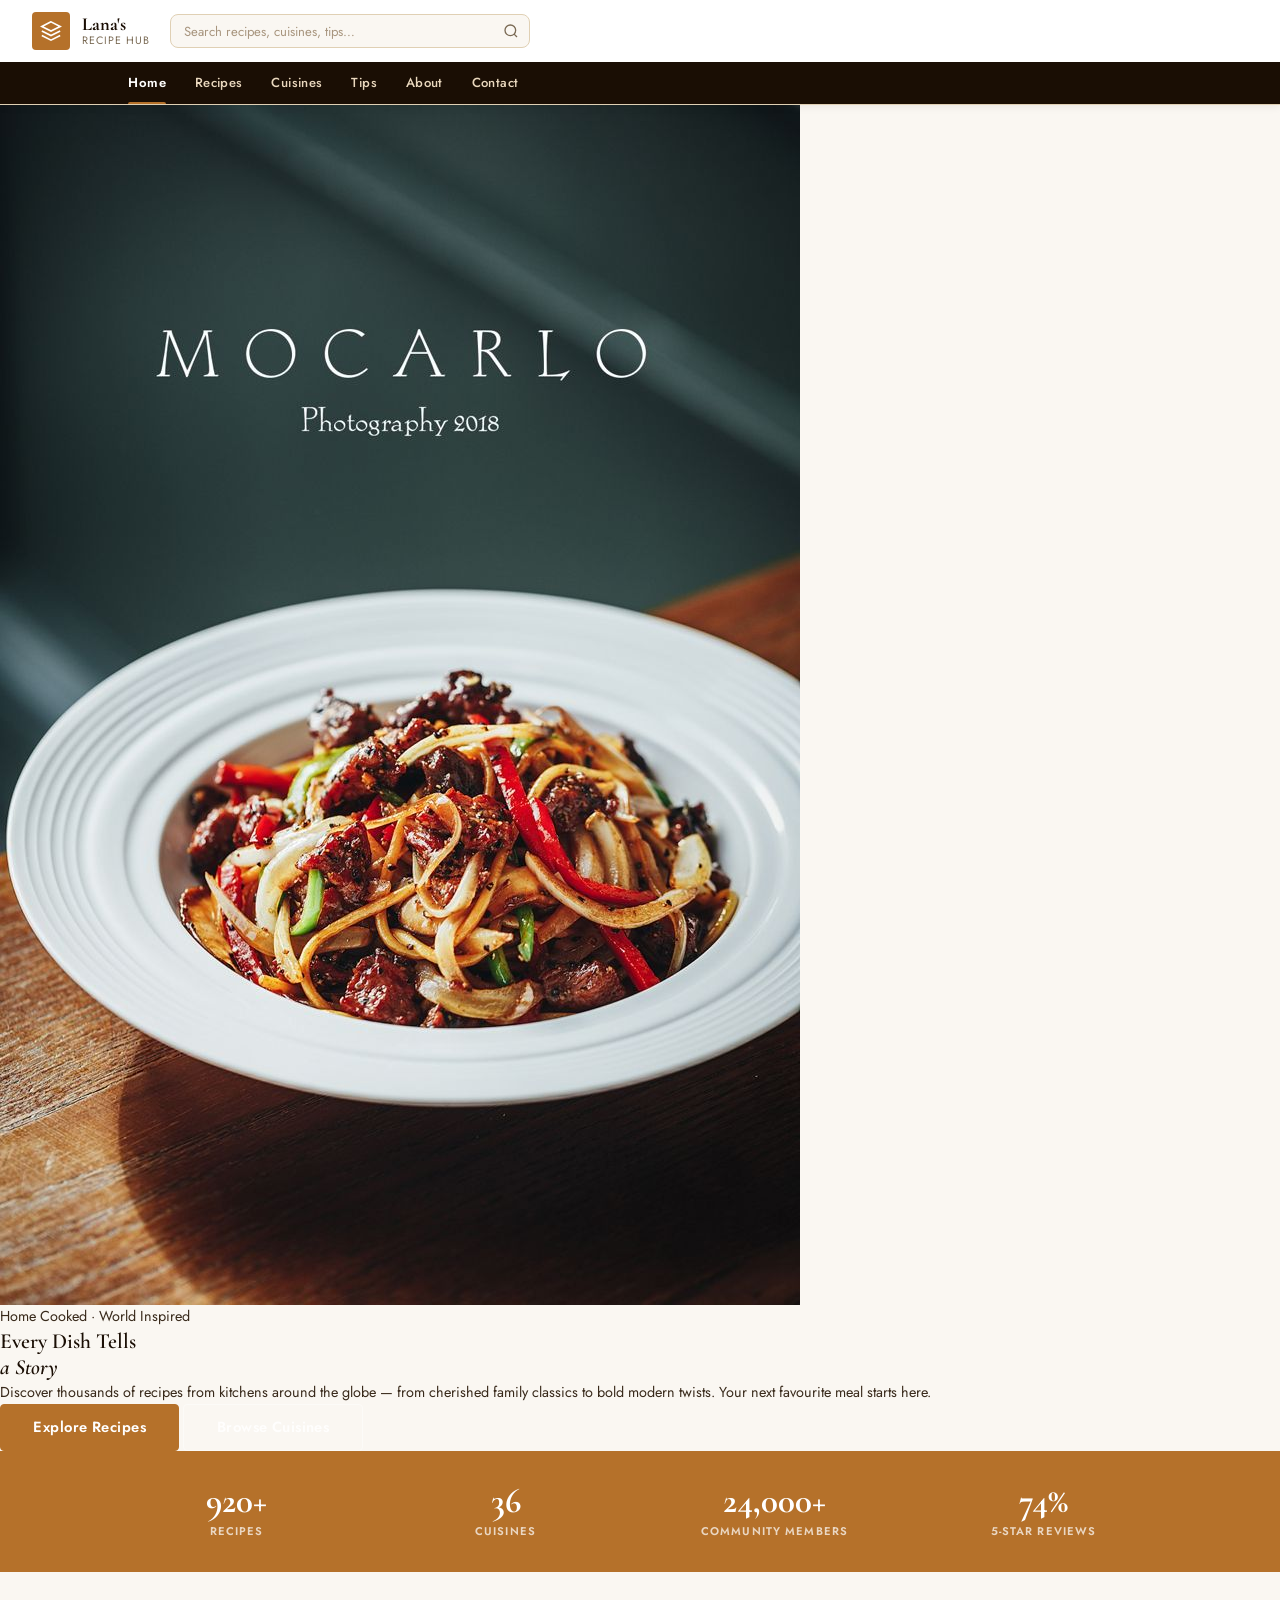
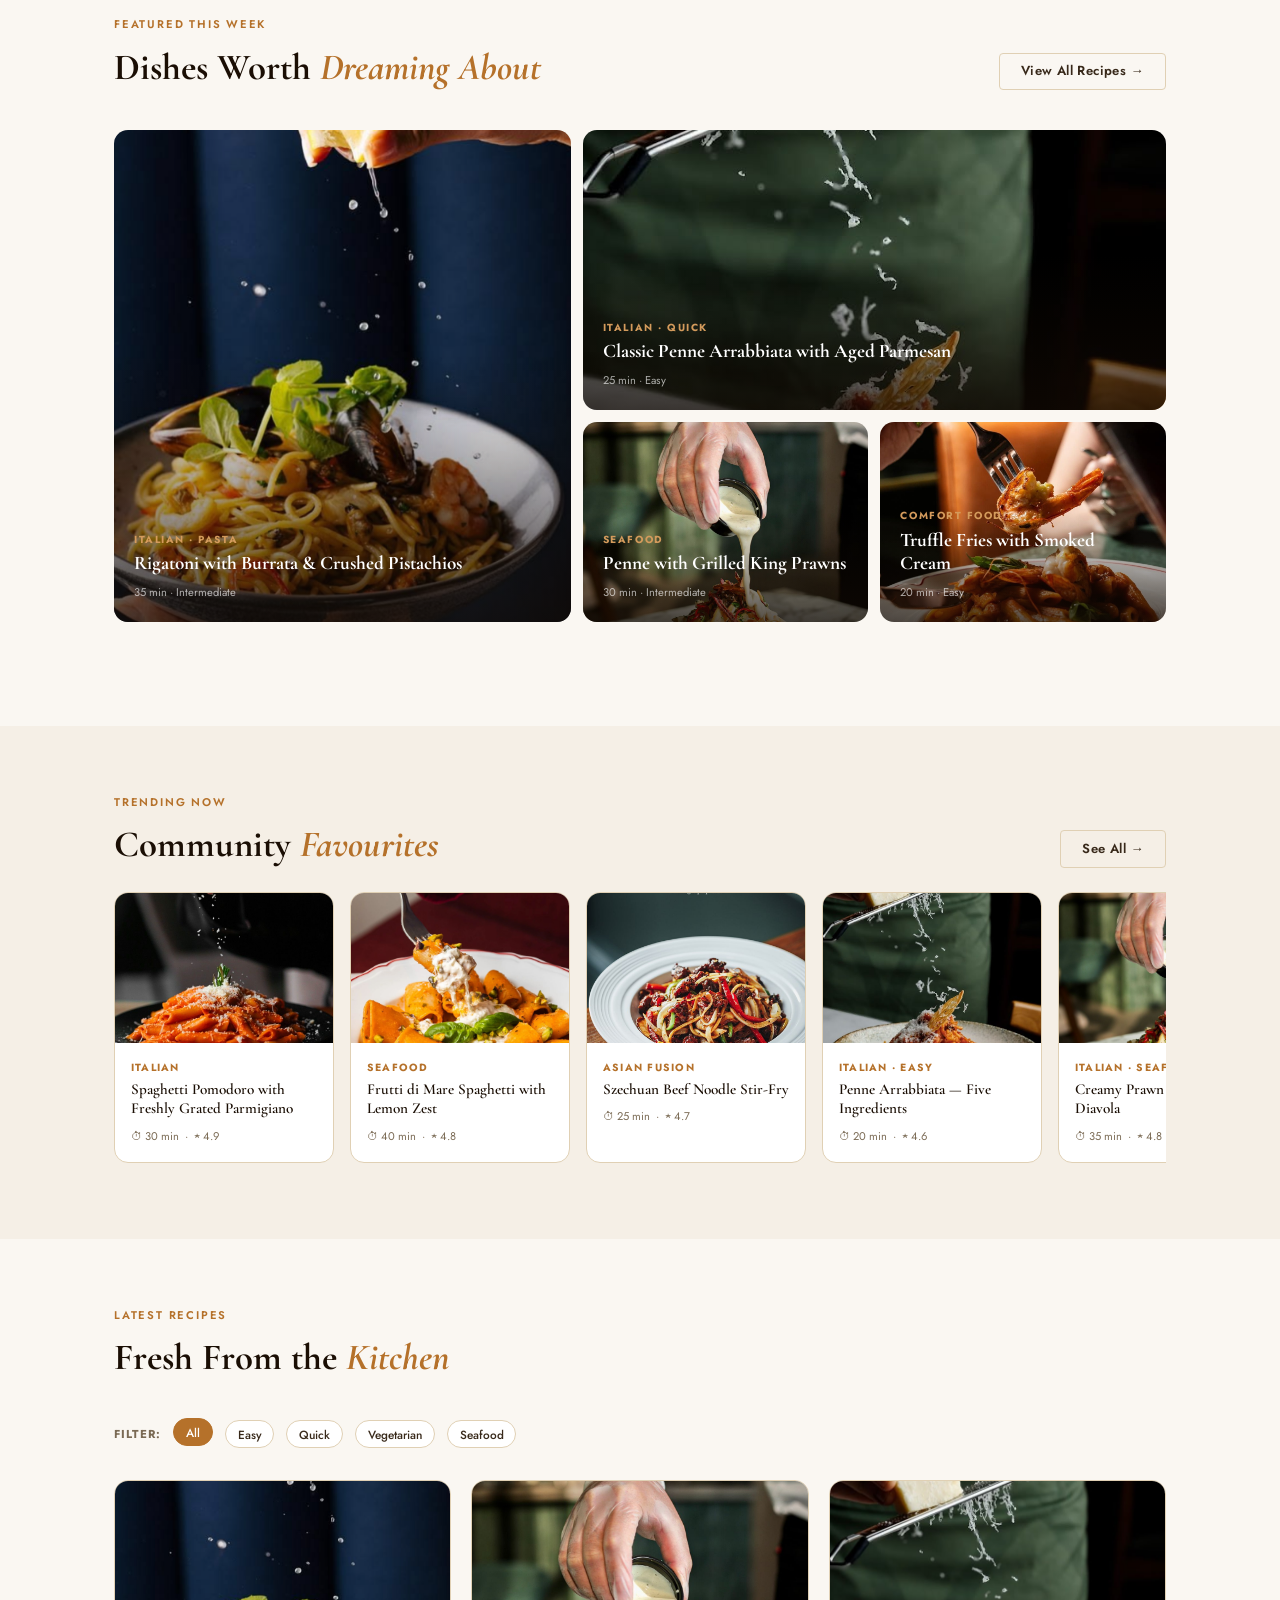
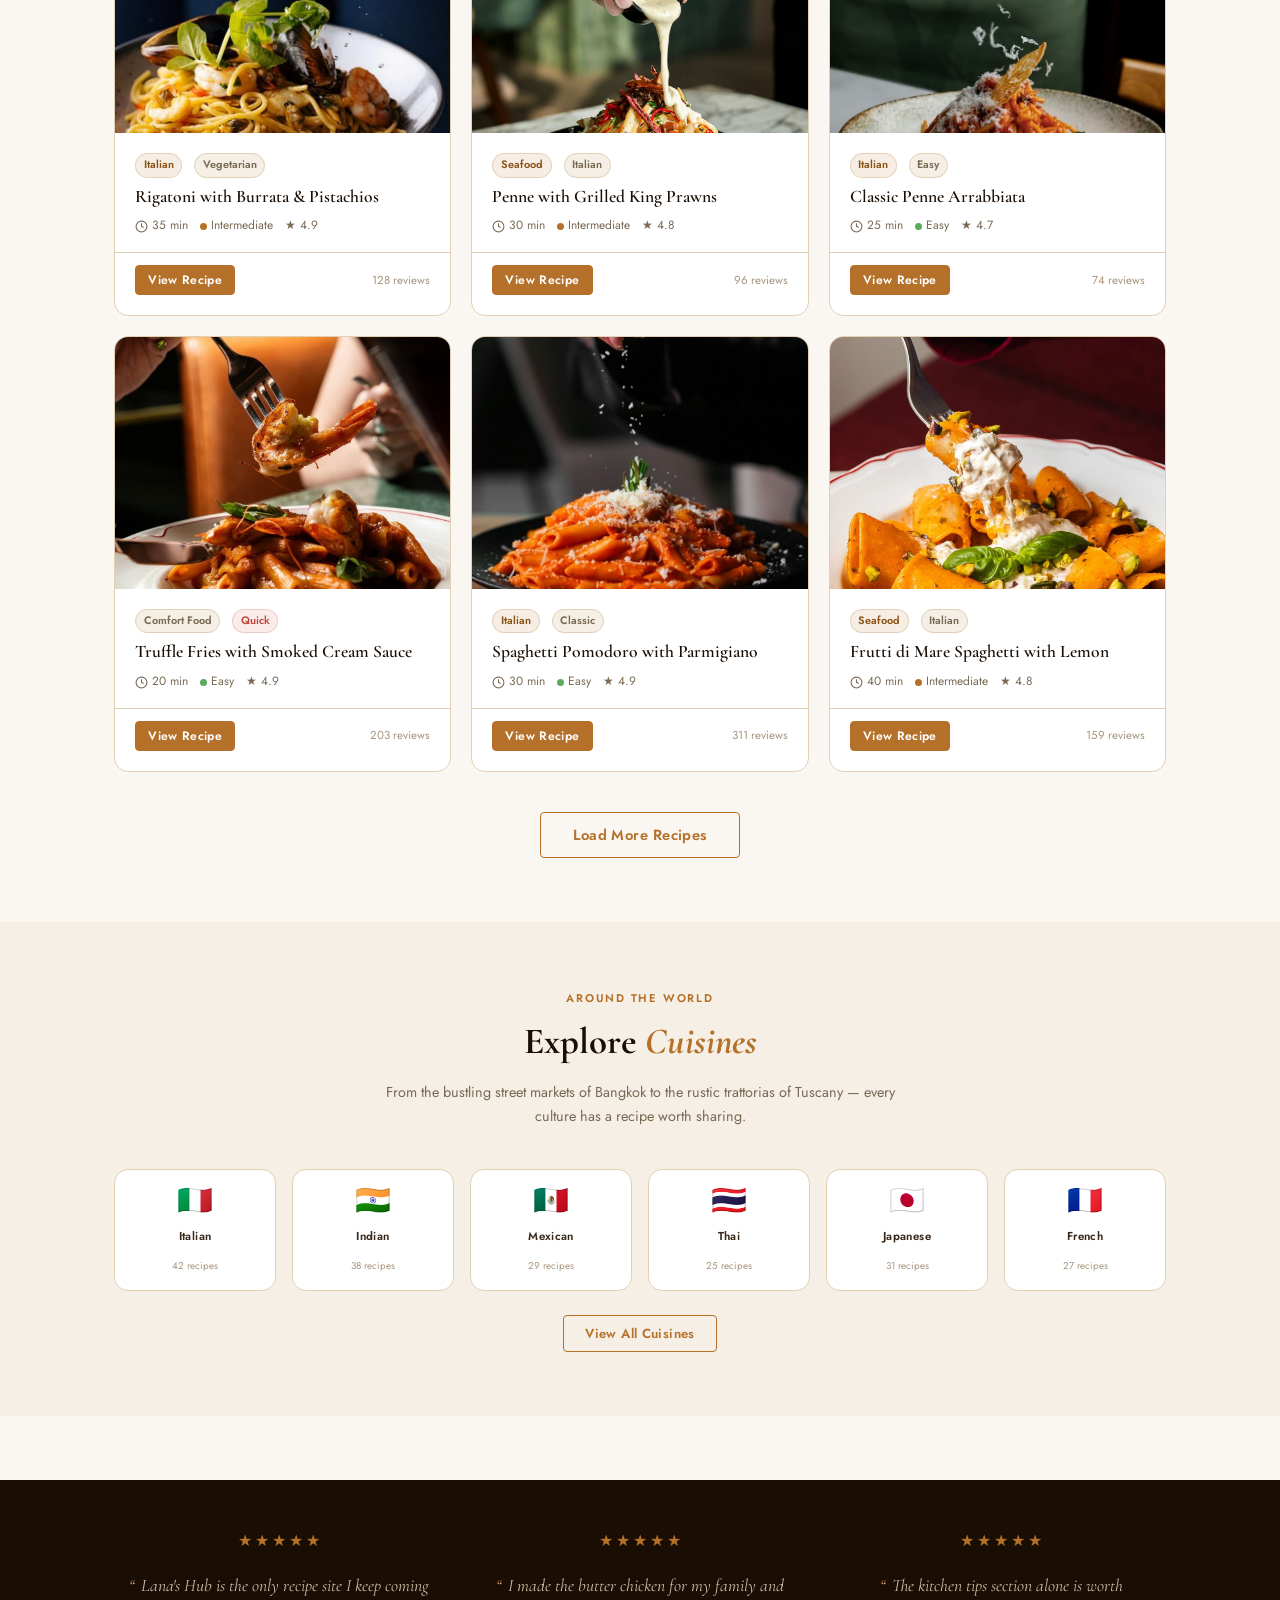
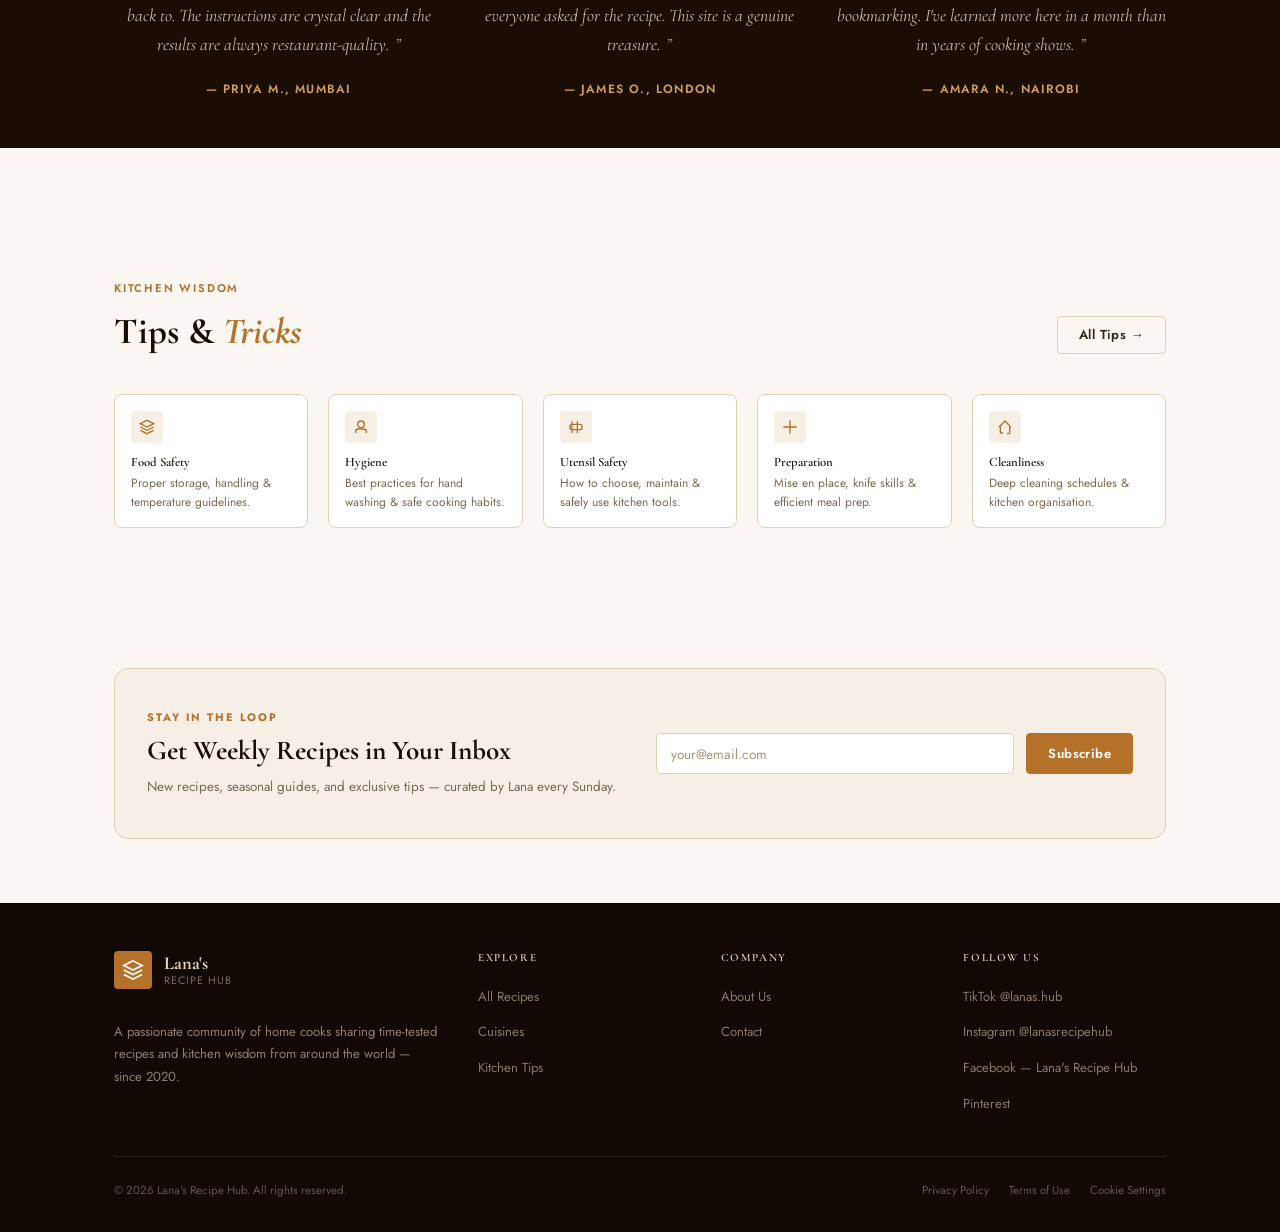
<file: index.html>
<!DOCTYPE html>
<html lang="en">
<head>
  <meta charset="UTF-8">
  <meta name="viewport" content="width=device-width, initial-scale=1.0">
  <title>Lana's Recipe Hub — Home Cooked, World Inspired</title>
  <meta name="description" content="Discover thousands of recipes from cuisines around the world. Cooking tips, reviews, and a vibrant community — all at Lana's Recipe Hub.">
  <link rel="stylesheet" href="style.css">
  <style>
    /* ── SCROLL REVEAL ─────────────────────────────────── */
    .reveal-ready {
      opacity: 0;
      transform: translateY(22px);
      transition: opacity 0.55s cubic-bezier(.4,0,.2,1), transform 0.55s cubic-bezier(.4,0,.2,1);
    }
    .reveal-ready.revealed {
      opacity: 1;
      transform: translateY(0);
    }

    /* ── BANNER ENHANCEMENTS ─────────────────────────────── */
    .banner__img-wrap {
      aspect-ratio: 21/9;
    }
    .banner__img-wrap img {
      object-position: center 40%;
    }

    /* ── FEATURED MOSAIC ───────────────────────────────── */
    .mosaic {
      display: grid;
      grid-template-columns: 1.6fr 1fr 1fr;
      grid-template-rows: 280px 200px;
      gap: 12px;
      margin-bottom: var(--sp-16);
    }
    .mosaic__item {
      border-radius: var(--r-lg);
      overflow: hidden;
      position: relative;
      cursor: pointer;
      background: var(--surface-alt);
    }
    .mosaic__item img {
      width: 100%; height: 100%;
      object-fit: cover;
      transition: transform 0.55s cubic-bezier(.4,0,.2,1);
    }
    .mosaic__item:hover img { transform: scale(1.07); }
    .mosaic__item--tall {
      grid-row: 1 / 3;
    }
    .mosaic__item--wide {
      grid-column: 2 / 4;
    }
    .mosaic__overlay {
      position: absolute; inset: 0;
      background: linear-gradient(to top, rgba(17,9,3,.72) 0%, transparent 55%);
      display: flex; flex-direction: column;
      justify-content: flex-end;
      padding: var(--sp-5);
    }
    .mosaic__tag {
      font-size: .64rem; font-weight: 700;
      letter-spacing: .15em; text-transform: uppercase;
      color: var(--primary-lt); margin-bottom: var(--sp-1);
    }
    .mosaic__title {
      font-family: var(--ff-display);
      font-size: clamp(.9rem, 1.6vw, 1.2rem);
      font-weight: 700; color: #fff;
      line-height: 1.2;
    }
    .mosaic__meta {
      font-size: .7rem; color: rgba(255,255,255,.65);
      margin-top: var(--sp-2);
    }

    /* ── CATEGORY PILLS ────────────────────────────────── */
    .category-pills {
      display: flex; flex-wrap: wrap; gap: var(--sp-3);
      margin-bottom: var(--sp-10);
    }
    .pill {
      display: inline-flex; align-items: center; gap: var(--sp-2);
      padding: .55em 1.2em;
      border: 1px solid var(--border);
      border-radius: 100px;
      font-size: .78rem; font-weight: 500;
      color: var(--text-body);
      background: var(--surface);
      cursor: pointer;
      transition: border-color var(--t-fast), color var(--t-fast),
                  background var(--t-fast), transform var(--t-fast);
      text-decoration: none;
    }
    .pill:hover, .pill.active {
      border-color: var(--primary);
      color: var(--primary);
      background: rgba(181,113,42,.06);
      transform: translateY(-2px);
    }
    .pill__dot {
      width: 7px; height: 7px; border-radius: 50%;
      background: var(--primary); flex-shrink: 0;
    }

    /* ── FILTER BAR ────────────────────────────────────── */
    .filter-bar {
      display: flex; align-items: center; gap: var(--sp-3);
      margin-bottom: var(--sp-8); flex-wrap: wrap;
    }
    .filter-bar__label {
      font-size: .72rem; font-weight: 700;
      letter-spacing: .1em; text-transform: uppercase;
      color: var(--text-muted); flex-shrink: 0;
    }
    .filter-bar .pill { padding: .38em 1em; font-size: .74rem; }
    .filter-bar .pill.active {
      background: var(--primary); color: #fff;
      border-color: var(--primary);
    }

    /* ── NEWSLETTER STRIP ──────────────────────────────── */
    .newsletter-strip {
      background: var(--surface-alt);
      border: 1px solid var(--border);
      border-radius: var(--r-lg);
      padding: var(--sp-10) var(--sp-8);
      display: flex; align-items: center;
      gap: var(--sp-8); flex-wrap: wrap;
      margin-block: var(--sp-16);
    }
    .newsletter-strip__text { flex: 1; min-width: 220px; }
    .newsletter-strip__eyebrow {
      font-size: .68rem; font-weight: 700;
      letter-spacing: .18em; text-transform: uppercase;
      color: var(--primary); margin-bottom: var(--sp-2);
    }
    .newsletter-strip__title {
      font-family: var(--ff-display);
      font-size: clamp(1.2rem, 2.5vw, 1.7rem);
      font-weight: 700; color: var(--text-h);
      margin-bottom: var(--sp-2);
    }
    .newsletter-strip__desc {
      font-size: .84rem; color: var(--text-muted); line-height: 1.65;
    }
    .newsletter-form {
      display: flex; gap: var(--sp-3); flex-wrap: wrap;
      flex: 1; min-width: 260px;
    }
    .newsletter-form input {
      flex: 1; min-width: 180px;
      padding: .68em 1em;
      border: 1px solid var(--border);
      border-radius: var(--r-sm);
      font-size: .85rem;
      background: var(--surface);
      color: var(--text-body);
      outline: none;
      transition: border-color var(--t-fast);
    }
    .newsletter-form input:focus { border-color: var(--primary); }
    .newsletter-form input::placeholder { color: var(--text-light); }

    /* ── TRENDING CAROUSEL ─────────────────────────────── */
    .trending-scroll {
      display: flex; gap: var(--sp-4);
      overflow-x: auto; padding-bottom: var(--sp-3);
      scrollbar-width: thin;
      scrollbar-color: var(--border) transparent;
      -webkit-overflow-scrolling: touch;
    }
    .trending-scroll::-webkit-scrollbar { height: 4px; }
    .trending-scroll::-webkit-scrollbar-track { background: transparent; }
    .trending-scroll::-webkit-scrollbar-thumb { background: var(--border); border-radius: 4px; }

    .trending-item {
      flex-shrink: 0; width: 220px;
      border-radius: var(--r-lg);
      overflow: hidden;
      border: 1px solid var(--border);
      background: var(--surface);
      transition: border-color var(--t-base), box-shadow var(--t-base), transform var(--t-base);
      cursor: pointer;
      text-decoration: none;
    }
    .trending-item:hover {
      border-color: var(--border-dk);
      box-shadow: var(--sh-md);
      transform: translateY(-4px);
    }
    .trending-item__img {
      width: 100%; height: 150px; overflow: hidden;
    }
    .trending-item__img img {
      width: 100%; height: 100%; object-fit: cover;
      transition: transform var(--t-slow);
    }
    .trending-item:hover .trending-item__img img { transform: scale(1.08); }
    .trending-item__body { padding: var(--sp-4); }
    .trending-item__tag {
      font-size: .65rem; font-weight: 700;
      letter-spacing: .12em; text-transform: uppercase;
      color: var(--primary); margin-bottom: var(--sp-1);
    }
    .trending-item__title {
      font-family: var(--ff-display);
      font-size: .95rem; font-weight: 600;
      color: var(--text-h); line-height: 1.3;
    }
    .trending-item__meta {
      font-size: .7rem; color: var(--text-muted);
      margin-top: var(--sp-2);
    }

    /* ── TESTIMONIAL BAND ──────────────────────────────── */
    .testimonial-band {
      background: var(--nav-bg);
      padding-block: var(--sp-12);
      margin-block: var(--sp-16);
    }
    .testimonial-band .container {
      display: grid; grid-template-columns: repeat(3, 1fr);
      gap: var(--sp-8);
    }
    .testimonial {
      text-align: center;
    }
    .testimonial__quote {
      font-family: var(--ff-display);
      font-size: clamp(.95rem, 1.4vw, 1.1rem);
      font-style: italic;
      color: rgba(234,216,190,.85);
      line-height: 1.7;
      margin-bottom: var(--sp-5);
    }
    .testimonial__quote::before { content: '\201C'; color: var(--primary-lt); margin-right: 2px; }
    .testimonial__quote::after  { content: '\201D'; color: var(--primary-lt); margin-left: 2px; }
    .testimonial__author {
      font-size: .75rem; font-weight: 600;
      letter-spacing: .1em; text-transform: uppercase;
      color: var(--primary-lt);
    }
    .testimonial__stars {
      display: flex; justify-content: center; gap: 3px;
      margin-bottom: var(--sp-4);
    }
    .testimonial__stars span { color: var(--primary); font-size: 1rem; }

    /* ── CUISINE PREVIEW STRIP ─────────────────────────── */
    .cuisine-strip {
      display: grid; grid-template-columns: repeat(6, 1fr);
      gap: var(--sp-4); margin-bottom: var(--sp-4);
    }
    .cuisine-pill {
      display: flex; flex-direction: column; align-items: center;
      gap: var(--sp-3); padding: var(--sp-4);
      border: 1px solid var(--border);
      border-radius: var(--r-lg);
      background: var(--surface);
      cursor: pointer; text-decoration: none;
      transition: border-color var(--t-base), transform var(--t-base), box-shadow var(--t-base);
    }
    .cuisine-pill:hover {
      border-color: var(--primary);
      transform: translateY(-3px);
      box-shadow: var(--sh-sm);
    }
    .cuisine-pill__flag {
      font-size: 1.8rem; line-height: 1;
    }
    .cuisine-pill__name {
      font-size: .72rem; font-weight: 600;
      color: var(--text-body); text-align: center;
      letter-spacing: .03em;
    }
    .cuisine-pill__count {
      font-size: .62rem; color: var(--text-light);
    }

    /* ── RESPONSIVE EXTRAS ─────────────────────────────── */
    @media (max-width: 900px) {
      .mosaic {
        grid-template-columns: 1fr 1fr;
        grid-template-rows: 220px 180px 180px;
      }
      .mosaic__item--tall {
        grid-row: 1 / 2;
        grid-column: 1 / 3;
      }
      .mosaic__item--wide {
        grid-column: 1 / 2;
      }
      .testimonial-band .container {
        grid-template-columns: 1fr;
        gap: var(--sp-6);
      }
      .cuisine-strip {
        grid-template-columns: repeat(3, 1fr);
      }
      .newsletter-strip { flex-direction: column; gap: var(--sp-6); }
    }

    @media (max-width: 620px) {
      .mosaic {
        grid-template-columns: 1fr;
        grid-template-rows: auto;
      }
      .mosaic__item { height: 200px; }
      .mosaic__item--tall, .mosaic__item--wide { grid-column: auto; grid-row: auto; }
      .category-pills { gap: var(--sp-2); }
      .cuisine-strip { grid-template-columns: repeat(3, 1fr); }
      .newsletter-strip { padding: var(--sp-6); }
    }
  </style>
</head>
<body>

  <!-- Skip to main content -->
  <a href="#main-content" class="skip-link">Skip to main content</a>

  <!-- ── HEADER ─────────────────────────────────────────────── -->
  <header class="site-header">
    <div class="topbar">
      <a href="index.html" class="logo">
        <div class="logo__icon">
          <svg xmlns="http://www.w3.org/2000/svg" viewBox="0 0 24 24" fill="none" stroke="currentColor" stroke-width="2.5">
            <path d="M12 2L2 7l10 5 10-5-10-5zM2 17l10 5 10-5M2 12l10 5 10-5"/>
          </svg>
        </div>
        <div class="logo__wordmark">
          <span class="logo__name">Lana's</span>
          <span class="logo__tagline">Recipe Hub</span>
        </div>
      </a>

      <form class="search-form" action="#" method="GET" role="search">
        <input type="text" placeholder="Search recipes, cuisines, tips…" aria-label="Search">
        <button type="submit" aria-label="Search">
          <svg xmlns="http://www.w3.org/2000/svg" viewBox="0 0 24 24" fill="none" stroke="currentColor" stroke-width="2.5">
            <circle cx="11" cy="11" r="8"></circle>
            <line x1="21" y1="21" x2="16.65" y2="16.65"></line>
          </svg>
        </button>
      </form>

      <button class="nav-toggle" aria-expanded="false" aria-label="Toggle navigation">
        <span></span><span></span><span></span>
      </button>
    </div>

    <!-- Primary Navigation -->
    <nav class="primary-nav" aria-label="Main navigation">
      <div class="container">
        <ul class="nav-list" id="nav-list">
          <li><a href="index.html" aria-current="page">Home</a></li>
          <li><a href="recipe-detail.html">Recipes</a></li>
          <li><a href="cuisines.html">Cuisines</a></li>
          <li><a href="tips.html">Tips</a></li>
          <li><a href="about.html">About</a></li>
          <li><a href="contact.html">Contact</a></li>
        </ul>
      </div>
    </nav>
  </header>

  <!-- ── MAIN ───────────────────────────────────────────────── -->
  <main id="main-content">

    <!-- ── BANNER ─────────────────────────────────────────────── -->
    <section class="banner" aria-label="Welcome to Lana's Recipe Hub">
      <div class="banner__img-wrap">
        <img src="images/img1.jpg" alt="A beautifully plated noodle dish with rich sauce and colourful vegetables" loading="eager">
      </div>
      <div class="banner__content">
        <p class="banner__eyebrow anim-fiu d-1">Home Cooked · World Inspired</p>
        <h1 class="banner__title anim-fiu d-2">
          Every Dish Tells<br><em>a Story</em>
        </h1>
        <p class="banner__desc anim-fiu d-3">
          Discover thousands of recipes from kitchens around the globe — from cherished family classics to bold modern twists. Your next favourite meal starts here.
        </p>
        <div class="banner__actions anim-fiu d-4">
          <a href="recipe-detail.html" class="btn btn-primary btn-lg">Explore Recipes</a>
          <a href="cuisines.html" class="btn btn-secondary btn-lg" style="color: rgba(255,255,255,.85); border-color: rgba(255,255,255,.45);">Browse Cuisines</a>
        </div>
      </div>
    </section>

    <!-- ── STATS STRIP ──────────────────────────────────────── -->
    <div class="stats-strip" role="region" aria-label="Site statistics">
      <div class="container">
        <div class="stat">
          <div class="stat__number" data-target="1200" data-suffix="+">1200+</div>
          <div class="stat__label">Recipes</div>
        </div>
        <div class="stat">
          <div class="stat__number" data-target="48" data-suffix="">48</div>
          <div class="stat__label">Cuisines</div>
        </div>
        <div class="stat">
          <div class="stat__number" data-target="32000" data-suffix="+">32,000+</div>
          <div class="stat__label">Community Members</div>
        </div>
        <div class="stat">
          <div class="stat__number" data-target="98" data-suffix="%">98%</div>
          <div class="stat__label">5-Star Reviews</div>
        </div>
      </div>
    </div>

    <!-- ── FEATURED MOSAIC ───────────────────────────────────── -->
    <section class="section section--sm" aria-label="Featured dishes">
      <div class="container">
        <div class="section__hd" style="display:flex; align-items:flex-end; justify-content:space-between; flex-wrap:wrap; gap:1rem;">
          <div>
            <span class="section__label">Featured This Week</span>
            <h2 class="section__title">Dishes Worth <em>Dreaming About</em></h2>
          </div>
          <a href="recipe-detail.html" class="btn btn-ghost">View All Recipes →</a>
        </div>

        <div class="mosaic">
          <!-- Tall main image -->
          <a href="recipe-detail.html" class="mosaic__item mosaic__item--tall">
            <img src="images/img2.png" alt="Rigatoni with burrata and pistachios">
            <div class="mosaic__overlay">
              <span class="mosaic__tag">Italian · Pasta</span>
              <div class="mosaic__title">Rigatoni with Burrata &amp; Crushed Pistachios</div>
              <div class="mosaic__meta">35 min · Intermediate</div>
            </div>
          </a>
          <!-- Wide top-right -->
          <a href="recipe-detail.html" class="mosaic__item mosaic__item--wide">
            <img src="images/img3.jpg" alt="Penne arrabbiata with parmesan">
            <div class="mosaic__overlay">
              <span class="mosaic__tag">Italian · Quick</span>
              <div class="mosaic__title">Classic Penne Arrabbiata with Aged Parmesan</div>
              <div class="mosaic__meta">25 min · Easy</div>
            </div>
          </a>
          <!-- Bottom-right 1 -->
          <a href="recipe-detail.html" class="mosaic__item">
            <img src="images/img4.jpg" alt="Penne with grilled prawns">
            <div class="mosaic__overlay">
              <span class="mosaic__tag">Seafood</span>
              <div class="mosaic__title">Penne with Grilled King Prawns</div>
              <div class="mosaic__meta">30 min · Intermediate</div>
            </div>
          </a>
          <!-- Bottom-right 2 -->
          <a href="recipe-detail.html" class="mosaic__item">
            <img src="images/img5.jpg" alt="Truffle fries with cream sauce">
            <div class="mosaic__overlay">
              <span class="mosaic__tag">Comfort Food</span>
              <div class="mosaic__title">Truffle Fries with Smoked Cream</div>
              <div class="mosaic__meta">20 min · Easy</div>
            </div>
          </a>
        </div>
      </div>
    </section>

    <!-- ── TRENDING RECIPES ─────────────────────────────────── -->
    <section class="section section--alt">
      <div class="container">
        <div class="section__hd" style="display:flex; align-items:flex-end; justify-content:space-between; flex-wrap:wrap; gap:1rem; margin-bottom: var(--sp-6);">
          <div>
            <span class="section__label">Trending Now</span>
            <h2 class="section__title">Community <em>Favourites</em></h2>
          </div>
          <a href="recipe-detail.html" class="btn btn-ghost">See All →</a>
        </div>

        <div class="trending-scroll">
          <a href="recipe-detail.html" class="trending-item">
            <div class="trending-item__img">
              <img src="images/img6.jpg" alt="Spaghetti with freshly grated parmesan">
            </div>
            <div class="trending-item__body">
              <div class="trending-item__tag">Italian</div>
              <div class="trending-item__title">Spaghetti Pomodoro with Freshly Grated Parmigiano</div>
              <div class="trending-item__meta">⏱ 30 min &nbsp;·&nbsp; ★ 4.9</div>
            </div>
          </a>
          <a href="recipe-detail.html" class="trending-item">
            <div class="trending-item__img">
              <img src="images/img7.jpg" alt="Seafood spaghetti with lemon">
            </div>
            <div class="trending-item__body">
              <div class="trending-item__tag">Seafood</div>
              <div class="trending-item__title">Frutti di Mare Spaghetti with Lemon Zest</div>
              <div class="trending-item__meta">⏱ 40 min &nbsp;·&nbsp; ★ 4.8</div>
            </div>
          </a>
          <a href="recipe-detail.html" class="trending-item">
            <div class="trending-item__img">
              <img src="images/img1.jpg" alt="Spicy noodle stir-fry">
            </div>
            <div class="trending-item__body">
              <div class="trending-item__tag">Asian Fusion</div>
              <div class="trending-item__title">Szechuan Beef Noodle Stir-Fry</div>
              <div class="trending-item__meta">⏱ 25 min &nbsp;·&nbsp; ★ 4.7</div>
            </div>
          </a>
          <a href="recipe-detail.html" class="trending-item">
            <div class="trending-item__img">
              <img src="images/img3.jpg" alt="Pasta with tomato sauce">
            </div>
            <div class="trending-item__body">
              <div class="trending-item__tag">Italian · Easy</div>
              <div class="trending-item__title">Penne Arrabbiata — Five Ingredients</div>
              <div class="trending-item__meta">⏱ 20 min &nbsp;·&nbsp; ★ 4.6</div>
            </div>
          </a>
          <a href="recipe-detail.html" class="trending-item">
            <div class="trending-item__img">
              <img src="images/img4.jpg" alt="Pasta with shrimp">
            </div>
            <div class="trending-item__body">
              <div class="trending-item__tag">Italian · Seafood</div>
              <div class="trending-item__title">Creamy Prawn Penne alla Diavola</div>
              <div class="trending-item__meta">⏱ 35 min &nbsp;·&nbsp; ★ 4.8</div>
            </div>
          </a>
          <a href="recipe-detail.html" class="trending-item">
            <div class="trending-item__img">
              <img src="images/img5.jpg" alt="Gourmet loaded fries">
            </div>
            <div class="trending-item__body">
              <div class="trending-item__tag">Comfort Food</div>
              <div class="trending-item__title">Loaded Truffle Fries with Crumbled Wagyu</div>
              <div class="trending-item__meta">⏱ 20 min &nbsp;·&nbsp; ★ 4.9</div>
            </div>
          </a>
        </div>
      </div>
    </section>

    <!-- ── RECIPE GRID ───────────────────────────────────────── -->
    <section class="section">
      <div class="container">
        <div class="section__hd">
          <span class="section__label">Latest Recipes</span>
          <h2 class="section__title">Fresh From the <em>Kitchen</em></h2>
        </div>

        <!-- Filter Bar -->
        <div class="filter-bar" role="group" aria-label="Filter recipes">
          <span class="filter-bar__label">Filter:</span>
          <button class="pill active" data-filter="all">All</button>
          <button class="pill" data-filter="easy">Easy</button>
          <button class="pill" data-filter="quick">Quick</button>
          <button class="pill" data-filter="vegetarian">Vegetarian</button>
          <button class="pill" data-filter="seafood">Seafood</button>
        </div>

        <div class="recipe-grid">
          <!-- Card 1 -->
          <article class="card recipe-card" data-tags="pasta vegetarian">
            <div class="card__img">
              <img src="images/img2.png" alt="Rigatoni with burrata and pistachios" loading="lazy">
            </div>
            <div class="card__body">
              <div class="card__meta" style="margin-bottom:.5rem;">
                <span class="badge badge--primary">Italian</span>
                <span class="badge">Vegetarian</span>
              </div>
              <h3 class="card__title">Rigatoni with Burrata &amp; Pistachios</h3>
              <div class="card__meta">
                <span class="card__meta-item">
                  <svg xmlns="http://www.w3.org/2000/svg" viewBox="0 0 24 24"><circle cx="12" cy="12" r="10"/><polyline points="12 6 12 12 16 14"/></svg>
                  35 min
                </span>
                <span class="card__meta-item">
                  <span class="diff-dot diff-dot--medium"></span>
                  Intermediate
                </span>
                <span class="card__meta-item">★ 4.9</span>
              </div>
            </div>
            <div class="card__footer">
              <a href="recipe-detail.html" class="btn btn-primary btn-sm">View Recipe</a>
              <span style="font-size:.72rem; color:var(--text-light);">128 reviews</span>
            </div>
          </article>

          <!-- Card 2 -->
          <article class="card recipe-card" data-tags="seafood quick">
            <div class="card__img">
              <img src="images/img4.jpg" alt="Penne with king prawns" loading="lazy">
            </div>
            <div class="card__body">
              <div class="card__meta" style="margin-bottom:.5rem;">
                <span class="badge badge--primary">Seafood</span>
                <span class="badge">Italian</span>
              </div>
              <h3 class="card__title">Penne with Grilled King Prawns</h3>
              <div class="card__meta">
                <span class="card__meta-item">
                  <svg xmlns="http://www.w3.org/2000/svg" viewBox="0 0 24 24"><circle cx="12" cy="12" r="10"/><polyline points="12 6 12 12 16 14"/></svg>
                  30 min
                </span>
                <span class="card__meta-item">
                  <span class="diff-dot diff-dot--medium"></span>
                  Intermediate
                </span>
                <span class="card__meta-item">★ 4.8</span>
              </div>
            </div>
            <div class="card__footer">
              <a href="recipe-detail.html" class="btn btn-primary btn-sm">View Recipe</a>
              <span style="font-size:.72rem; color:var(--text-light);">96 reviews</span>
            </div>
          </article>

          <!-- Card 3 -->
          <article class="card recipe-card" data-tags="easy quick comfort">
            <div class="card__img">
              <img src="images/img3.jpg" alt="Penne arrabbiata" loading="lazy">
            </div>
            <div class="card__body">
              <div class="card__meta" style="margin-bottom:.5rem;">
                <span class="badge badge--primary">Italian</span>
                <span class="badge">Easy</span>
              </div>
              <h3 class="card__title">Classic Penne Arrabbiata</h3>
              <div class="card__meta">
                <span class="card__meta-item">
                  <svg xmlns="http://www.w3.org/2000/svg" viewBox="0 0 24 24"><circle cx="12" cy="12" r="10"/><polyline points="12 6 12 12 16 14"/></svg>
                  25 min
                </span>
                <span class="card__meta-item">
                  <span class="diff-dot diff-dot--easy"></span>
                  Easy
                </span>
                <span class="card__meta-item">★ 4.7</span>
              </div>
            </div>
            <div class="card__footer">
              <a href="recipe-detail.html" class="btn btn-primary btn-sm">View Recipe</a>
              <span style="font-size:.72rem; color:var(--text-light);">74 reviews</span>
            </div>
          </article>

          <!-- Card 4 -->
          <article class="card recipe-card" data-tags="comfort quick">
            <div class="card__img">
              <img src="images/img5.jpg" alt="Truffle fries with cream sauce" loading="lazy">
            </div>
            <div class="card__body">
              <div class="card__meta" style="margin-bottom:.5rem;">
                <span class="badge">Comfort Food</span>
                <span class="badge badge--accent">Quick</span>
              </div>
              <h3 class="card__title">Truffle Fries with Smoked Cream Sauce</h3>
              <div class="card__meta">
                <span class="card__meta-item">
                  <svg xmlns="http://www.w3.org/2000/svg" viewBox="0 0 24 24"><circle cx="12" cy="12" r="10"/><polyline points="12 6 12 12 16 14"/></svg>
                  20 min
                </span>
                <span class="card__meta-item">
                  <span class="diff-dot diff-dot--easy"></span>
                  Easy
                </span>
                <span class="card__meta-item">★ 4.9</span>
              </div>
            </div>
            <div class="card__footer">
              <a href="recipe-detail.html" class="btn btn-primary btn-sm">View Recipe</a>
              <span style="font-size:.72rem; color:var(--text-light);">203 reviews</span>
            </div>
          </article>

          <!-- Card 5 -->
          <article class="card recipe-card" data-tags="italian pasta">
            <div class="card__img">
              <img src="images/img6.jpg" alt="Spaghetti pomodoro with parmesan" loading="lazy">
            </div>
            <div class="card__body">
              <div class="card__meta" style="margin-bottom:.5rem;">
                <span class="badge badge--primary">Italian</span>
                <span class="badge">Classic</span>
              </div>
              <h3 class="card__title">Spaghetti Pomodoro with Parmigiano</h3>
              <div class="card__meta">
                <span class="card__meta-item">
                  <svg xmlns="http://www.w3.org/2000/svg" viewBox="0 0 24 24"><circle cx="12" cy="12" r="10"/><polyline points="12 6 12 12 16 14"/></svg>
                  30 min
                </span>
                <span class="card__meta-item">
                  <span class="diff-dot diff-dot--easy"></span>
                  Easy
                </span>
                <span class="card__meta-item">★ 4.9</span>
              </div>
            </div>
            <div class="card__footer">
              <a href="recipe-detail.html" class="btn btn-primary btn-sm">View Recipe</a>
              <span style="font-size:.72rem; color:var(--text-light);">311 reviews</span>
            </div>
          </article>

          <!-- Card 6 -->
          <article class="card recipe-card" data-tags="seafood pasta quick">
            <div class="card__img">
              <img src="images/img7.jpg" alt="Seafood spaghetti with lemon" loading="lazy">
            </div>
            <div class="card__body">
              <div class="card__meta" style="margin-bottom:.5rem;">
                <span class="badge badge--primary">Seafood</span>
                <span class="badge">Italian</span>
              </div>
              <h3 class="card__title">Frutti di Mare Spaghetti with Lemon</h3>
              <div class="card__meta">
                <span class="card__meta-item">
                  <svg xmlns="http://www.w3.org/2000/svg" viewBox="0 0 24 24"><circle cx="12" cy="12" r="10"/><polyline points="12 6 12 12 16 14"/></svg>
                  40 min
                </span>
                <span class="card__meta-item">
                  <span class="diff-dot diff-dot--medium"></span>
                  Intermediate
                </span>
                <span class="card__meta-item">★ 4.8</span>
              </div>
            </div>
            <div class="card__footer">
              <a href="recipe-detail.html" class="btn btn-primary btn-sm">View Recipe</a>
              <span style="font-size:.72rem; color:var(--text-light);">159 reviews</span>
            </div>
          </article>
        </div>

        <div style="text-align:center; margin-top: var(--sp-10);">
          <a href="recipe-detail.html" class="btn btn-secondary btn-lg">Load More Recipes</a>
        </div>
      </div>
    </section>

    <!-- ── EXPLORE CUISINES STRIP ────────────────────────────── -->
    <section class="section section--alt">
      <div class="container">
        <div class="section__hd section__hd--center">
          <span class="section__label">Around the World</span>
          <h2 class="section__title">Explore <em>Cuisines</em></h2>
          <p class="section__subtitle">From the bustling street markets of Bangkok to the rustic trattorias of Tuscany — every culture has a recipe worth sharing.</p>
        </div>

        <div class="cuisine-strip">
          <a href="cuisines.html" class="cuisine-pill">
            <span class="cuisine-pill__flag">🇮🇹</span>
            <span class="cuisine-pill__name">Italian</span>
            <span class="cuisine-pill__count">42 recipes</span>
          </a>
          <a href="cuisines.html" class="cuisine-pill">
            <span class="cuisine-pill__flag">🇮🇳</span>
            <span class="cuisine-pill__name">Indian</span>
            <span class="cuisine-pill__count">38 recipes</span>
          </a>
          <a href="cuisines.html" class="cuisine-pill">
            <span class="cuisine-pill__flag">🇲🇽</span>
            <span class="cuisine-pill__name">Mexican</span>
            <span class="cuisine-pill__count">29 recipes</span>
          </a>
          <a href="cuisines.html" class="cuisine-pill">
            <span class="cuisine-pill__flag">🇹🇭</span>
            <span class="cuisine-pill__name">Thai</span>
            <span class="cuisine-pill__count">25 recipes</span>
          </a>
          <a href="cuisines.html" class="cuisine-pill">
            <span class="cuisine-pill__flag">🇯🇵</span>
            <span class="cuisine-pill__name">Japanese</span>
            <span class="cuisine-pill__count">31 recipes</span>
          </a>
          <a href="cuisines.html" class="cuisine-pill">
            <span class="cuisine-pill__flag">🇫🇷</span>
            <span class="cuisine-pill__name">French</span>
            <span class="cuisine-pill__count">27 recipes</span>
          </a>
        </div>

        <div style="text-align:center; margin-top: var(--sp-6);">
          <a href="cuisines.html" class="btn btn-secondary">View All Cuisines</a>
        </div>
      </div>
    </section>

    <!-- ── TESTIMONIAL BAND ─────────────────────────────────── -->
    <div class="testimonial-band" role="region" aria-label="Community testimonials">
      <div class="container">
        <div class="testimonial">
          <div class="testimonial__stars">
            <span>★</span><span>★</span><span>★</span><span>★</span><span>★</span>
          </div>
          <p class="testimonial__quote">
            Lana's Hub is the only recipe site I keep coming back to. The instructions are crystal clear and the results are always restaurant-quality.
          </p>
          <div class="testimonial__author">— Priya M., Mumbai</div>
        </div>
        <div class="testimonial">
          <div class="testimonial__stars">
            <span>★</span><span>★</span><span>★</span><span>★</span><span>★</span>
          </div>
          <p class="testimonial__quote">
            I made the butter chicken for my family and everyone asked for the recipe. This site is a genuine treasure.
          </p>
          <div class="testimonial__author">— James O., London</div>
        </div>
        <div class="testimonial">
          <div class="testimonial__stars">
            <span>★</span><span>★</span><span>★</span><span>★</span><span>★</span>
          </div>
          <p class="testimonial__quote">
            The kitchen tips section alone is worth bookmarking. I've learned more here in a month than in years of cooking shows.
          </p>
          <div class="testimonial__author">— Amara N., Nairobi</div>
        </div>
      </div>
    </div>

    <!-- ── TIPS PREVIEW ─────────────────────────────────────── -->
    <section class="section">
      <div class="container">
        <div class="section__hd" style="display:flex; align-items:flex-end; justify-content:space-between; flex-wrap:wrap; gap:1rem;">
          <div>
            <span class="section__label">Kitchen Wisdom</span>
            <h2 class="section__title">Tips &amp; <em>Tricks</em></h2>
          </div>
          <a href="tips.html" class="btn btn-ghost">All Tips →</a>
        </div>

        <div class="tips-grid" style="grid-template-columns: repeat(5,1fr);">
          <div class="tip-card">
            <div class="tip-card__icon">
              <svg xmlns="http://www.w3.org/2000/svg" viewBox="0 0 24 24" fill="none" stroke="currentColor" stroke-width="2">
                <path d="M12 2L2 7l10 5 10-5-10-5zM2 17l10 5 10-5M2 12l10 5 10-5"/>
              </svg>
            </div>
            <h3 class="tip-card__title">Food Safety</h3>
            <p class="tip-card__text">Proper storage, handling &amp; temperature guidelines.</p>
          </div>
          <div class="tip-card">
            <div class="tip-card__icon">
              <svg xmlns="http://www.w3.org/2000/svg" viewBox="0 0 24 24" fill="none" stroke="currentColor" stroke-width="2">
                <circle cx="12" cy="8" r="5"/><path d="M20 21v-2a4 4 0 00-4-4H8a4 4 0 00-4 4v2"/>
              </svg>
            </div>
            <h3 class="tip-card__title">Hygiene</h3>
            <p class="tip-card__text">Best practices for hand washing &amp; safe cooking habits.</p>
          </div>
          <div class="tip-card">
            <div class="tip-card__icon">
              <svg xmlns="http://www.w3.org/2000/svg" viewBox="0 0 24 24" fill="none" stroke="currentColor" stroke-width="2">
                <path d="M14 3v18M6 3v18"/><rect x="3" y="8" width="18" height="8" rx="2"/>
              </svg>
            </div>
            <h3 class="tip-card__title">Utensil Safety</h3>
            <p class="tip-card__text">How to choose, maintain &amp; safely use kitchen tools.</p>
          </div>
          <div class="tip-card">
            <div class="tip-card__icon">
              <svg xmlns="http://www.w3.org/2000/svg" viewBox="0 0 24 24" fill="none" stroke="currentColor" stroke-width="2">
                <path d="M12 2v20M2 12h20"/>
              </svg>
            </div>
            <h3 class="tip-card__title">Preparation</h3>
            <p class="tip-card__text">Mise en place, knife skills &amp; efficient meal prep.</p>
          </div>
          <div class="tip-card">
            <div class="tip-card__icon">
              <svg xmlns="http://www.w3.org/2000/svg" viewBox="0 0 24 24" fill="none" stroke="currentColor" stroke-width="2">
                <path d="M3 12l2-2m0 0l7-7 7 7M5 10v10a1 1 0 001 1h3m10-10l2 2m-2-2v10a1 1 0 01-1 1h-3"/>
              </svg>
            </div>
            <h3 class="tip-card__title">Cleanliness</h3>
            <p class="tip-card__text">Deep cleaning schedules &amp; kitchen organisation.</p>
          </div>
        </div>
      </div>
    </section>

    <!-- ── NEWSLETTER ───────────────────────────────────────── -->
    <div class="container">
      <div class="newsletter-strip">
        <div class="newsletter-strip__text">
          <p class="newsletter-strip__eyebrow">Stay in the Loop</p>
          <h2 class="newsletter-strip__title">Get Weekly Recipes in Your Inbox</h2>
          <p class="newsletter-strip__desc">New recipes, seasonal guides, and exclusive tips — curated by Lana every Sunday.</p>
        </div>
        <div class="newsletter-form">
          <input type="email" placeholder="your@email.com" aria-label="Email address for newsletter">
          <button class="btn btn-primary" id="newsletter-btn">Subscribe</button>
        </div>
      </div>
    </div>

  </main>

  <!-- ── FOOTER ─────────────────────────────────────────────── -->
  <footer class="site-footer" role="contentinfo">
    <div class="container">
      <div class="footer-grid">
        <!-- Brand -->
        <div class="footer-brand">
          <a href="index.html" class="logo" style="margin-bottom: var(--sp-4); display:inline-flex;">
            <div class="logo__icon">
              <svg xmlns="http://www.w3.org/2000/svg" viewBox="0 0 24 24" fill="none" stroke="currentColor" stroke-width="2.5">
                <path d="M12 2L2 7l10 5 10-5-10-5zM2 17l10 5 10-5M2 12l10 5 10-5"/>
              </svg>
            </div>
            <div class="logo__wordmark">
              <span class="logo__name">Lana's</span>
              <span class="logo__tagline">Recipe Hub</span>
            </div>
          </a>
          <p class="footer-brand__desc">A passionate community of home cooks sharing time-tested recipes and kitchen wisdom from around the world — since 2020.</p>
        </div>

        <!-- Explore -->
        <div>
          <h3 class="footer-col__heading">Explore</h3>
          <ul class="footer-col__links">
            <li><a href="recipe-detail.html">All Recipes</a></li>
            <li><a href="cuisines.html">Cuisines</a></li>
            <li><a href="tips.html">Kitchen Tips</a></li>
          </ul>
        </div>

        <!-- Company -->
        <div>
          <h3 class="footer-col__heading">Company</h3>
          <ul class="footer-col__links">
            <li><a href="about.html">About Us</a></li>
            <li><a href="contact.html">Contact</a></li>
          </ul>
        </div>

        <!-- Follow -->
        <div>
          <h3 class="footer-col__heading">Follow Us</h3>
          <ul class="footer-col__links">
            <li><a href="#">TikTok @lanas.hub</a></li>
            <li><a href="#">Instagram @lanasrecipehub</a></li>
            <li><a href="#">Facebook — Lana's Recipe Hub</a></li>
            <li><a href="#">Pinterest</a></li>
          </ul>
        </div>
      </div>

      <div class="footer-bottom">
        <p class="footer-bottom__copy">&copy; 2026 Lana's Recipe Hub. All rights reserved.</p>
        <div class="footer-bottom__links">
          <a href="#">Privacy Policy</a>
          <a href="#">Terms of Use</a>
          <a href="#">Cookie Settings</a>
        </div>
      </div>
    </div>
  </footer>

  <!-- Toast notification -->
  <div class="toast" role="status" aria-live="polite">
    <svg xmlns="http://www.w3.org/2000/svg" viewBox="0 0 24 24" fill="none" stroke="currentColor" stroke-width="2">
      <polyline points="20 6 9 17 4 12"></polyline>
    </svg>
    <span class="toast__msg"></span>
  </div>

  <script src="main.js"></script>
  <script>
    // Newsletter button
    document.getElementById('newsletter-btn').addEventListener('click', function() {
      const input = this.previousElementSibling;
      if (input.value.trim()) {
        window.showToast('You\'re subscribed! Look for your first recipe Sunday. 🍽️');
        input.value = '';
      } else {
        input.focus();
      }
    });
  </script>
</body>
</html>
</file>
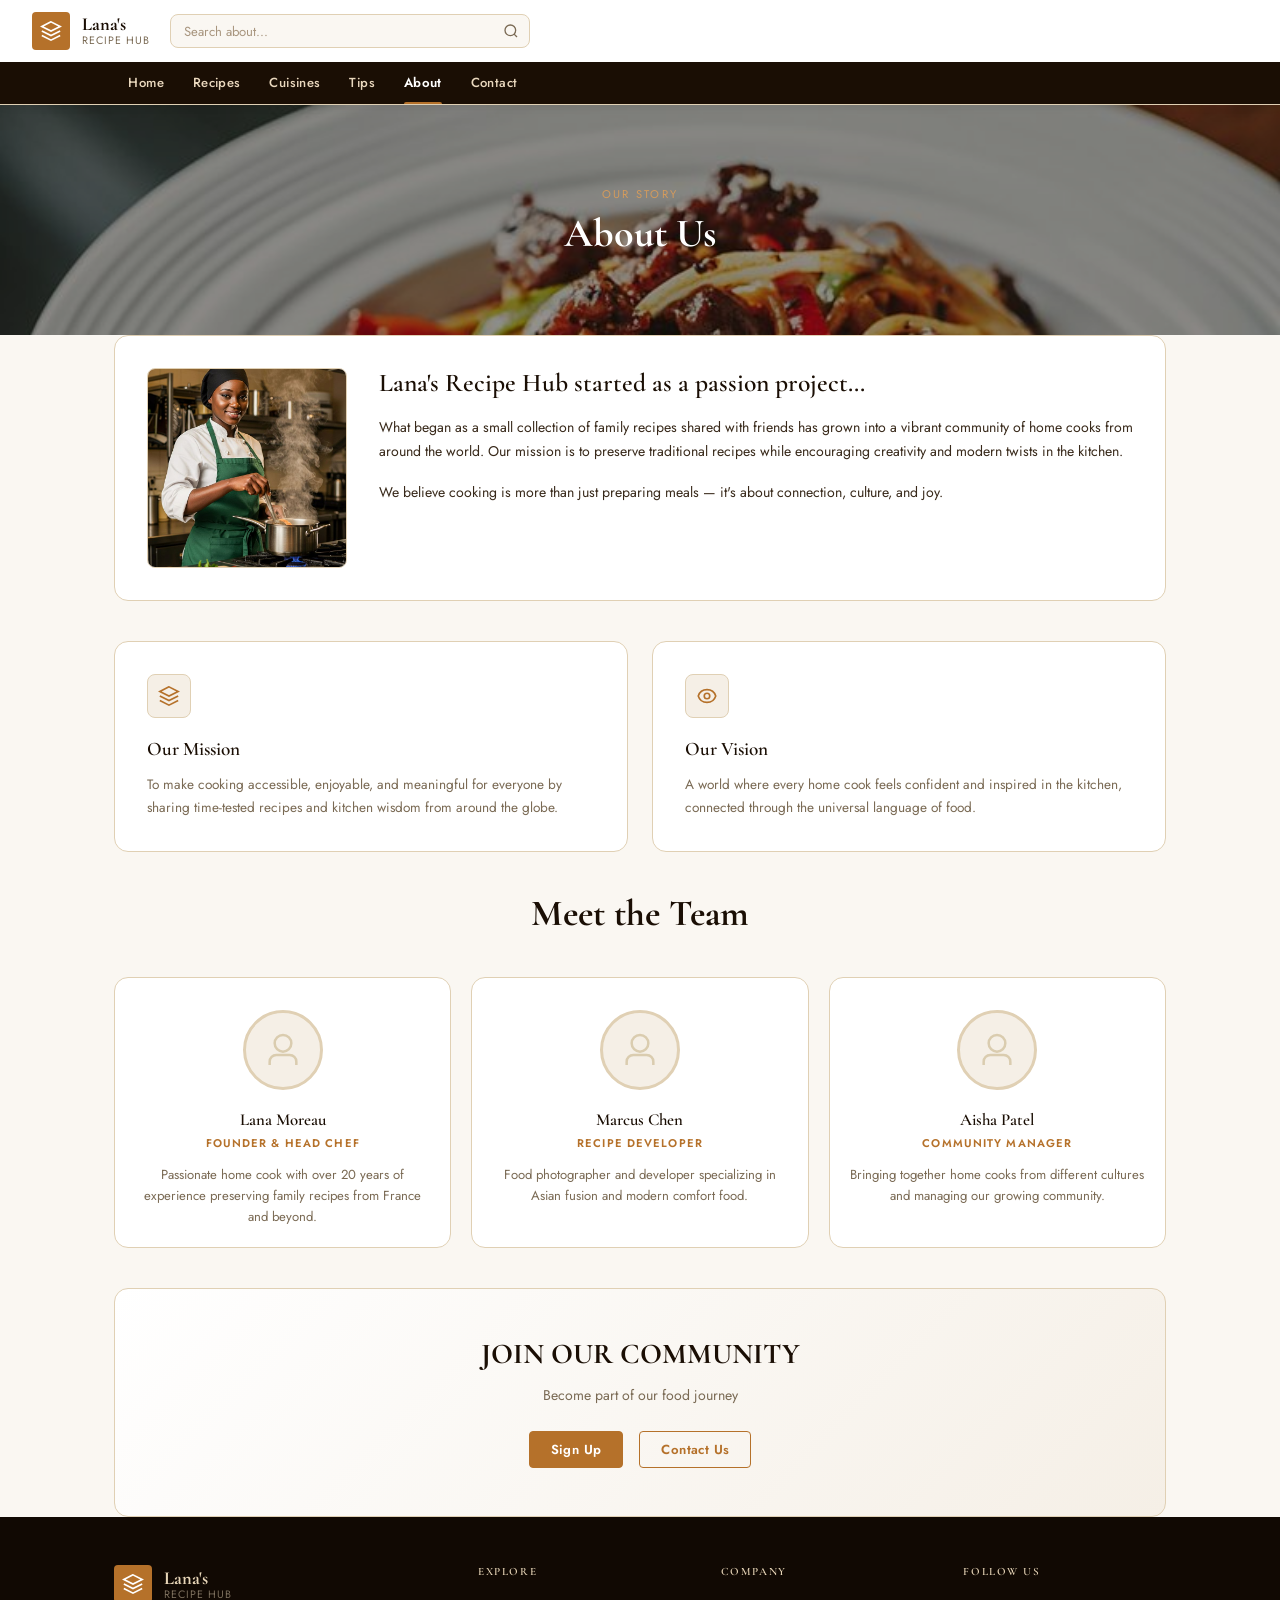
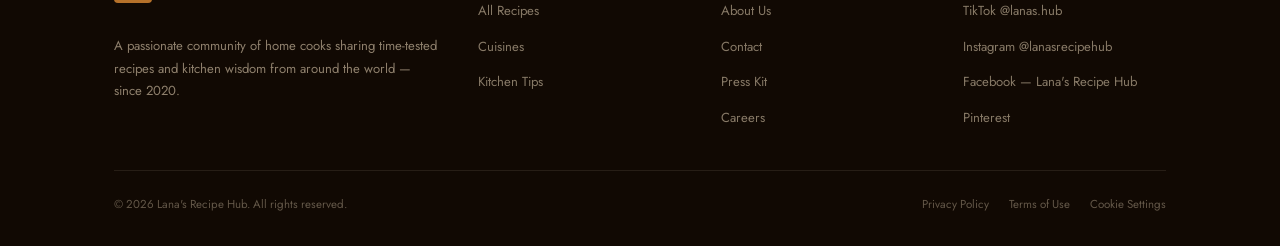
<file: about.html>
<!DOCTYPE html>
<html lang="en">
<head>
    <meta charset="UTF-8">
    <meta name="viewport" content="width=device-width, initial-scale=1.0">
    <title>About Us - Lana's Recipe Hub</title>
    <link rel="stylesheet" href="style.css">
</head>
<body>
    <!-- Skip to main content -->
    <a href="#main-content" class="skip-link">Skip to main content</a>

    <!-- Header -->
    <header class="site-header">
        <div class="topbar">
            <a href="index.html" class="logo">
                <div class="logo__icon">
                    <svg xmlns="http://www.w3.org/2000/svg" viewBox="0 0 24 24" fill="none" stroke="currentColor" stroke-width="2.5">
                        <path d="M12 2L2 7l10 5 10-5-10-5zM2 17l10 5 10-5M2 12l10 5 10-5"/>
                    </svg>
                </div>
                <div class="logo__wordmark">
                    <span class="logo__name">Lana's</span>
                    <span class="logo__tagline">Recipe Hub</span>
                </div>
            </a>

            <form class="search-form" action="#" method="GET">
                <input type="text" placeholder="Search about..." aria-label="Search">
                <button type="submit" aria-label="Search">
                    <svg xmlns="http://www.w3.org/2000/svg" viewBox="0 0 24 24" fill="none" stroke="currentColor" stroke-width="2.5">
                        <circle cx="11" cy="11" r="8"></circle>
                        <line x1="21" y1="21" x2="16.65" y2="16.65"></line>
                    </svg>
                </button>
            </form>

            <button class="nav-toggle" aria-expanded="false" aria-label="Toggle navigation">
                <span></span>
                <span></span>
                <span></span>
            </button>
        </div>

        <!-- Primary Navigation -->
        <nav class="primary-nav">
            <div class="container">
                <ul class="nav-list" id="nav-list">
                    <li><a href="index.html">Home</a></li>
                    <li><a href="recipe-detail.html">Recipes</a></li>
                    <li><a href="cuisines.html">Cuisines</a></li>
                    <li><a href="tips.html">Tips</a></li>
                    <li><a href="about.html" aria-current="page">About</a></li>
                    <li><a href="contact.html">Contact</a></li>
                </ul>
            </div>
        </nav>
    </header>

    <main id="main-content">
        <!-- Page Banner -->
        <div class="page-banner">
            <div class="page-banner__img">
                <img src="images/img1.jpg" alt="About Lana's Recipe Hub" width="1200" height="230">
            </div>
            <div class="page-banner__content">
                <p class="page-banner__eyebrow">Our Story</p>
                <h1 class="page-banner__title">About Us</h1>
            </div>
        </div>

        <div class="container">
            <!-- Story Section -->
            <div class="story-grid">
                <div class="story-grid__img">
                    <img src="images/img8.jpg" alt="Lana in her kitchen" width="200" height="200">
                </div>
                <div class="story-grid__text">
                    <h2 style="margin-bottom: 1rem; font-size: 1.6rem;">Lana's Recipe Hub started as a passion project...</h2>
                    <p>What began as a small collection of family recipes shared with friends has grown into a vibrant community of home cooks from around the world. Our mission is to preserve traditional recipes while encouraging creativity and modern twists in the kitchen.</p>
                    <p>We believe cooking is more than just preparing meals — it's about connection, culture, and joy.</p>
                    
                </div>
            </div>

            <!-- Mission & Vision -->
            <div class="mv-grid">
                <!-- Our Mission -->
                <div class="mv-card">
                    <div class="mv-card__icon">
                        <svg xmlns="http://www.w3.org/2000/svg" viewBox="0 0 24 24" fill="none" stroke="currentColor" stroke-width="2">
                            <path d="M12 2L2 7l10 5 10-5-10-5zM2 17l10 5 10-5M2 12l10 5 10-5"/>
                        </svg>
                    </div>
                    <h3>Our Mission</h3>
                    <p>To make cooking accessible, enjoyable, and meaningful for everyone by sharing time-tested recipes and kitchen wisdom from around the globe.</p>
                </div>

                <!-- Our Vision -->
                <div class="mv-card">
                    <div class="mv-card__icon">
                        <svg xmlns="http://www.w3.org/2000/svg" viewBox="0 0 24 24" fill="none" stroke="currentColor" stroke-width="2">
                            <path d="M15 12a3 3 0 11-6 0 3 3 0 016 0z"/>
                            <path d="M2.458 12C3.732 7.943 7.523 5 12 5 16.477 5 20.268 7.943 21.542 12 20.268 16.057 16.477 19 12 19 7.523 19 3.732 16.057 2.458 12z"/>
                        </svg>
                    </div>
                    <h3>Our Vision</h3>
                    <p>A world where every home cook feels confident and inspired in the kitchen, connected through the universal language of food.</p>
                </div>
            </div>

            <!-- Meet the Team -->
            <div class="section__hd">
                <h2 class="section__title" style="text-align: center;">Meet the Team</h2>
            </div>

            <div class="team-grid">
                <!-- Team Member 1 -->
                <div class="team-card">
                    <div class="team-card__avatar">
                        <svg xmlns="http://www.w3.org/2000/svg" viewBox="0 0 24 24" fill="none" stroke="currentColor" stroke-width="1.5">
                            <circle cx="12" cy="8" r="5"/>
                            <path d="M20 21v-2a4 4 0 00-4-4H8a4 4 0 00-4 4v2"/>
                        </svg>
                    </div>
                    <h3 class="team-card__name">Lana Moreau</h3>
                    <p class="team-card__role">Founder &amp; Head Chef</p>
                    <p class="team-card__bio">Passionate home cook with over 20 years of experience preserving family recipes from France and beyond.</p>
                    
                </div>

                <!-- Team Member 2 -->
                <div class="team-card">
                    <div class="team-card__avatar">
                        <svg xmlns="http://www.w3.org/2000/svg" viewBox="0 0 24 24" fill="none" stroke="currentColor" stroke-width="1.5">
                            <circle cx="12" cy="8" r="5"/>
                            <path d="M20 21v-2a4 4 0 00-4-4H8a4 4 0 00-4 4v2"/>
                        </svg>
                    </div>
                    <h3 class="team-card__name">Marcus Chen</h3>
                    <p class="team-card__role">Recipe Developer</p>
                    <p class="team-card__bio">Food photographer and developer specializing in Asian fusion and modern comfort food.</p>
                    
                </div>

                <!-- Team Member 3 -->
                <div class="team-card">
                    <div class="team-card__avatar">
                        <svg xmlns="http://www.w3.org/2000/svg" viewBox="0 0 24 24" fill="none" stroke="currentColor" stroke-width="1.5">
                            <circle cx="12" cy="8" r="5"/>
                            <path d="M20 21v-2a4 4 0 00-4-4H8a4 4 0 00-4 4v2"/>
                        </svg>
                    </div>
                    <h3 class="team-card__name">Aisha Patel</h3>
                    <p class="team-card__role">Community Manager</p>
                    <p class="team-card__bio">Bringing together home cooks from different cultures and managing our growing community.</p>
                    
                </div>
            </div>

            <!-- Community CTA -->
            <div class="community-cta">
                <h2>JOIN OUR COMMUNITY</h2>
                <p>Become part of our food journey</p>
                <div class="community-cta__btns">
                    <a href="#" class="btn btn-primary">Sign Up</a>
                    <a href="contact.html" class="btn btn-secondary">Contact Us</a>
                </div>
            </div>
        </div>
    </main>

     <!-- ── FOOTER ─────────────────────────────────────────────── -->
  <footer class="site-footer" role="contentinfo">
    <div class="container">
      <div class="footer-grid">
        <!-- Brand -->
        <div class="footer-brand">
          <a href="index.html" class="logo" style="margin-bottom: var(--sp-4); display:inline-flex;">
            <div class="logo__icon">
              <svg xmlns="http://www.w3.org/2000/svg" viewBox="0 0 24 24" fill="none" stroke="currentColor" stroke-width="2.5">
                <path d="M12 2L2 7l10 5 10-5-10-5zM2 17l10 5 10-5M2 12l10 5 10-5"/>
              </svg>
            </div>
            <div class="logo__wordmark">
              <span class="logo__name">Lana's</span>
              <span class="logo__tagline">Recipe Hub</span>
            </div>
          </a>
          <p class="footer-brand__desc">A passionate community of home cooks sharing time-tested recipes and kitchen wisdom from around the world — since 2020.</p>
        </div>

        <!-- Explore -->
        <div>
          <h3 class="footer-col__heading">Explore</h3>
          <ul class="footer-col__links">
            <li><a href="recipe-detail.html">All Recipes</a></li>
            <li><a href="cuisines.html">Cuisines</a></li>
            <li><a href="tips.html">Kitchen Tips</a></li>
          </ul>
        </div>

        <!-- Company -->
        <div>
          <h3 class="footer-col__heading">Company</h3>
          <ul class="footer-col__links">
            <li><a href="about.html">About Us</a></li>
            <li><a href="contact.html">Contact</a></li>
            <li><a href="#">Press Kit</a></li>
            <li><a href="#">Careers</a></li>
          </ul>
        </div>

        <!-- Follow -->
        <div>
          <h3 class="footer-col__heading">Follow Us</h3>
          <ul class="footer-col__links">
            <li><a href="#">TikTok @lanas.hub</a></li>
            <li><a href="#">Instagram @lanasrecipehub</a></li>
            <li><a href="#">Facebook — Lana's Recipe Hub</a></li>
            <li><a href="#">Pinterest</a></li>
          </ul>
        </div>
      </div>

      <div class="footer-bottom">
        <p class="footer-bottom__copy">&copy; 2026 Lana's Recipe Hub. All rights reserved.</p>
        <div class="footer-bottom__links">
          <a href="#">Privacy Policy</a>
          <a href="#">Terms of Use</a>
          <a href="#">Cookie Settings</a>
        </div>
      </div>
    </div>
  </footer>

  <!-- Toast notification -->
  <div class="toast" role="status" aria-live="polite">
    <svg xmlns="http://www.w3.org/2000/svg" viewBox="0 0 24 24" fill="none" stroke="currentColor" stroke-width="2">
      <polyline points="20 6 9 17 4 12"></polyline>
    </svg>
    <span class="toast__msg"></span>
  </div>

  <script src="main.js"></script>
  <script>
    // Newsletter button
    document.getElementById('newsletter-btn').addEventListener('click', function() {
      const input = this.previousElementSibling;
      if (input.value.trim()) {
        window.showToast('You\'re subscribed! Look for your first recipe Sunday. 🍽️');
        input.value = '';
      } else {
        input.focus();
      }
    });
  </script>
</body>
</html>
</file>
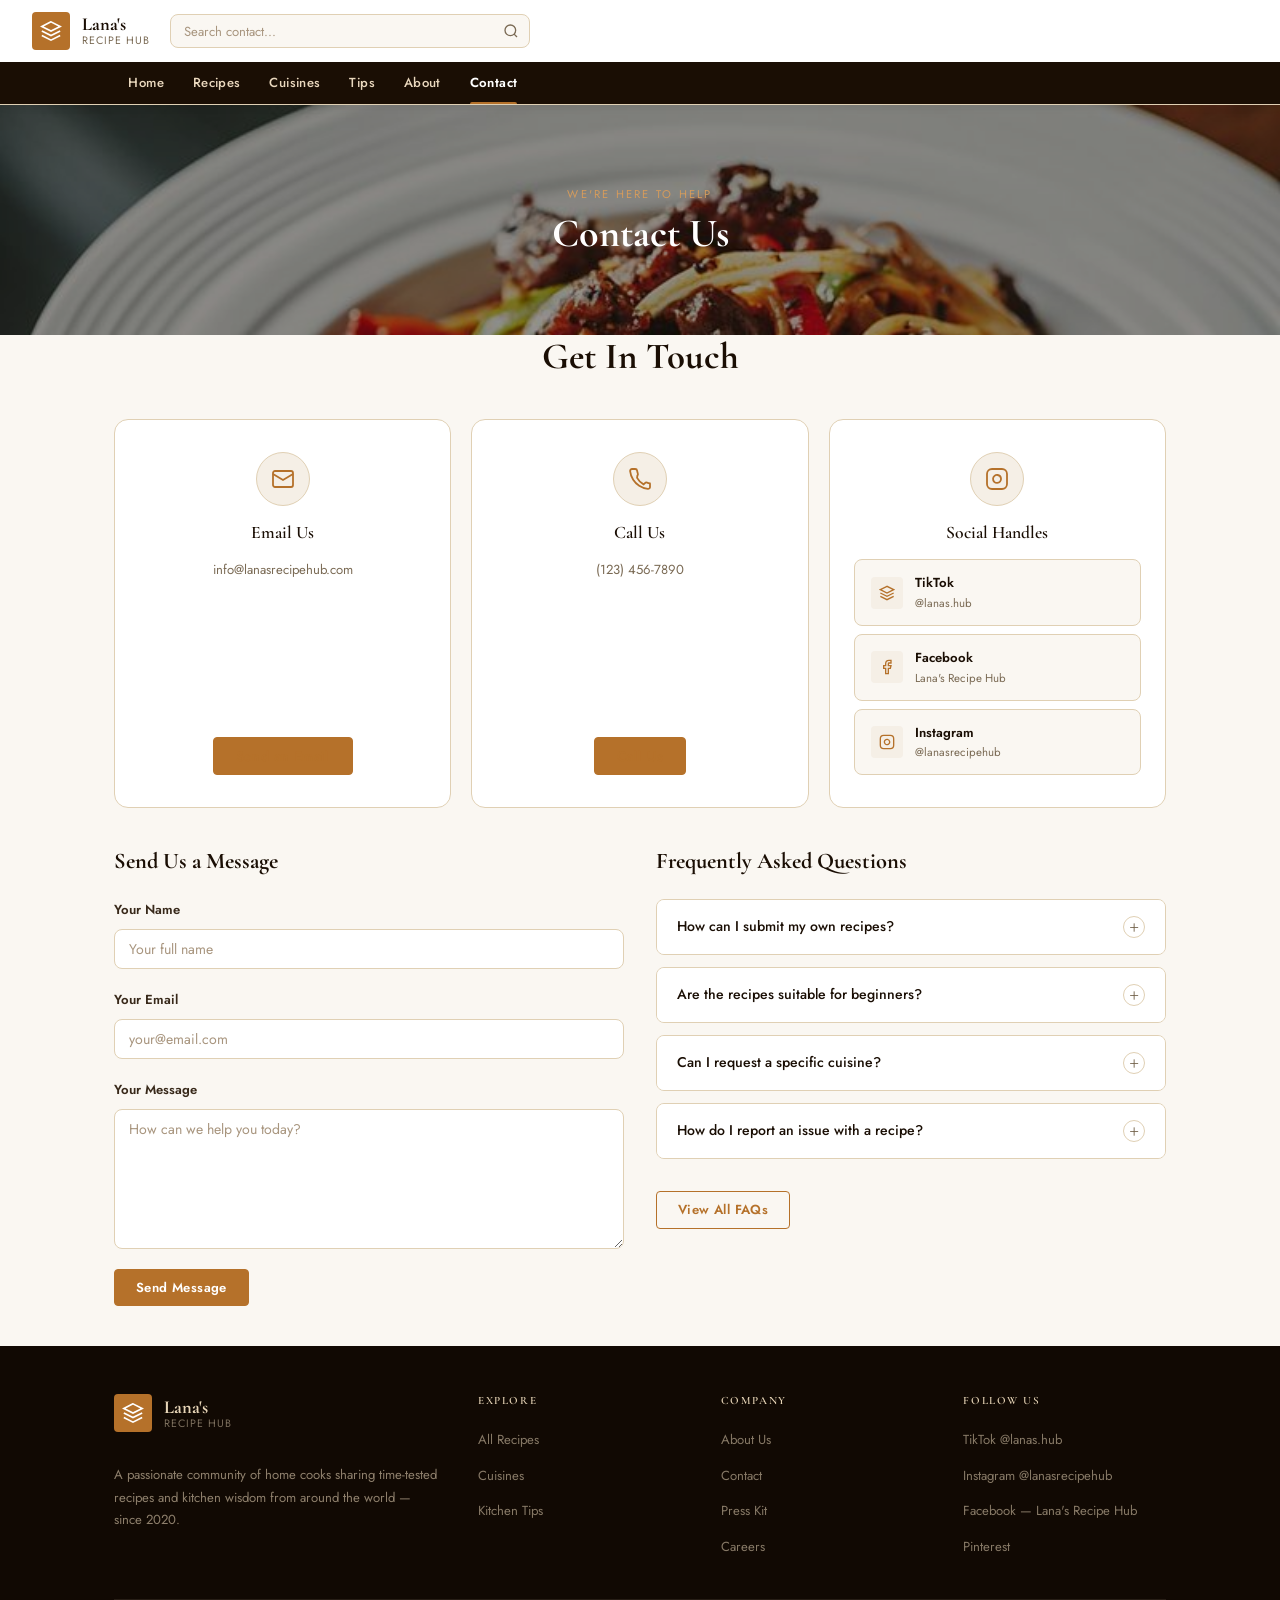
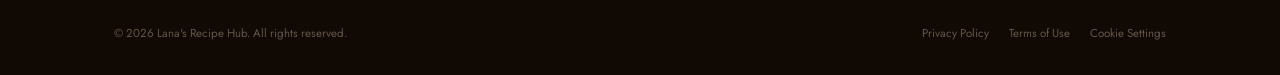
<file: contact.html>
<!DOCTYPE html>
<html lang="en">
<head>
    <meta charset="UTF-8">
    <meta name="viewport" content="width=device-width, initial-scale=1.0">
    <title>Contact Us - Lana's Recipe Hub</title>
    <link rel="stylesheet" href="style.css">
</head>
<body>
    <!-- Skip to main content -->
    <a href="#main-content" class="skip-link">Skip to main content</a>

    <!-- Header -->
    <header class="site-header">
        <div class="topbar">
            <a href="index.html" class="logo">
                <div class="logo__icon">
                    <svg xmlns="http://www.w3.org/2000/svg" viewBox="0 0 24 24" fill="none" stroke="currentColor" stroke-width="2.5">
                        <path d="M12 2L2 7l10 5 10-5-10-5zM2 17l10 5 10-5M2 12l10 5 10-5"/>
                    </svg>
                </div>
                <div class="logo__wordmark">
                    <span class="logo__name">Lana's</span>
                    <span class="logo__tagline">Recipe Hub</span>
                </div>
            </a>

            <form class="search-form" action="#" method="GET">
                <input type="text" placeholder="Search contact..." aria-label="Search">
                <button type="submit" aria-label="Search">
                    <svg xmlns="http://www.w3.org/2000/svg" viewBox="0 0 24 24" fill="none" stroke="currentColor" stroke-width="2.5">
                        <circle cx="11" cy="11" r="8"></circle>
                        <line x1="21" y1="21" x2="16.65" y2="16.65"></line>
                    </svg>
                </button>
            </form>

            <button class="nav-toggle" aria-expanded="false" aria-label="Toggle navigation">
                <span></span>
                <span></span>
                <span></span>
            </button>
        </div>

        <!-- Primary Navigation -->
        <nav class="primary-nav">
            <div class="container">
                <ul class="nav-list" id="nav-list">
                    <li><a href="index.html">Home</a></li>
                    <li><a href="recipe-detail.html">Recipes</a></li>
                    <li><a href="cuisines.html">Cuisines</a></li>
                    <li><a href="tips.html">Tips</a></li>
                    <li><a href="about.html">About</a></li>
                    <li><a href="contact.html" aria-current="page">Contact</a></li>
                </ul>
            </div>
        </nav>
    </header>

    <main id="main-content">
        <!-- Page Banner -->
        <div class="page-banner">
            <div class="page-banner__img">
                <img src="images/img1.jpg" alt="Contact Lana's Recipe Hub" width="1200" height="230">
            </div>
            <div class="page-banner__content">
                <p class="page-banner__eyebrow">We're Here to Help</p>
                <h1 class="page-banner__title">Contact Us</h1>
            </div>
        </div>

        <div class="container">
            <!-- Get In Touch -->
            <div class="section__hd">
                <h2 class="section__title" style="text-align:center; margin-bottom: 0.5rem;">Get In Touch</h2>
            </div>

            <div class="contact-info-grid">
                <!-- Email Card -->
                <div class="contact-info-card">
                    <div class="contact-info-card__icon">
                        <svg xmlns="http://www.w3.org/2000/svg" viewBox="0 0 24 24" fill="none" stroke="currentColor" stroke-width="2">
                            <rect x="2" y="4" width="20" height="16" rx="2"></rect>
                            <path d="M22 7L12 13 2 7"></path>
                        </svg>
                    </div>
                    <h3>Email Us</h3>
                    <p>info@lanasrecipehub.com</p>
                    <a href="mailto:info@lanasrecipehub.com" class="btn btn-primary" style="margin-top: auto;">Send an Email</a>
                </div>

                <!-- Call Card -->
                <div class="contact-info-card">
                    <div class="contact-info-card__icon">
                        <svg xmlns="http://www.w3.org/2000/svg" viewBox="0 0 24 24" fill="none" stroke="currentColor" stroke-width="2">
                            <path d="M22 16.92v3a2 2 0 01-2.18 2 19.86 19.86 0 01-8.63-3.07 19.5 19.5 0 01-6-6 19.86 19.86 0 01-3.07-8.67A2 2 0 014.11 2h3a2 2 0 012 1.72 12.84 12.84 0 00.7 2.81 2 2 0 01-.45 2.11L9.09 10.9a16 16 0 006.5 6.5l1.36-1.36a2 2 0 012.11-.45 12.84 12.84 0 002.81.7A2 2 0 0122 16.92z"></path>
                        </svg>
                    </div>
                    <h3>Call Us</h3>
                    <p>(123) 456-7890</p>
                    <a href="tel:+1234567890" class="btn btn-primary" style="margin-top: auto;">Call Us</a>
                </div>

                <!-- Social Card -->
                <div class="contact-info-card">
                    <div class="contact-info-card__icon">
                        <svg xmlns="http://www.w3.org/2000/svg" viewBox="0 0 24 24" fill="none" stroke="currentColor" stroke-width="2">
                            <rect x="2" y="2" width="20" height="20" rx="5"></rect>
                            <path d="M16 11.37A4 4 0 1112.63 8 4 4 0 0116 11.37z"></path>
                            <line x1="17.5" y1="6.5" x2="17.51" y2="6.5"></line>
                        </svg>
                    </div>
                    <h3>Social Handles</h3>
                    <div class="social-list">
                        <div class="social-item">
                            <div class="social-item__icon">
                                <svg xmlns="http://www.w3.org/2000/svg" viewBox="0 0 24 24" fill="none" stroke="currentColor" stroke-width="2.5">
                                    <path d="M12 2L2 7l10 5 10-5-10-5zM2 17l10 5 10-5M2 12l10 5 10-5"/>
                                </svg>
                            </div>
                            <div>
                                <div class="social-item__name">TikTok</div>
                                <div class="social-item__handle">@lanas.hub</div>
                            </div>
                        </div>
                        <div class="social-item">
                            <div class="social-item__icon">
                                <svg xmlns="http://www.w3.org/2000/svg" viewBox="0 0 24 24" fill="none" stroke="currentColor" stroke-width="2.5">
                                    <path d="M18 2h-3a5 5 0 00-5 5v3H7v4h3v8h4v-8h3l1-4h-4V7a1 1 0 011-1h3z"></path>
                                </svg>
                            </div>
                            <div>
                                <div class="social-item__name">Facebook</div>
                                <div class="social-item__handle">Lana's Recipe Hub</div>
                            </div>
                        </div>
                        <div class="social-item">
                            <div class="social-item__icon">
                                <svg xmlns="http://www.w3.org/2000/svg" viewBox="0 0 24 24" fill="none" stroke="currentColor" stroke-width="2.5">
                                    <rect x="2" y="2" width="20" height="20" rx="5"></rect>
                                    <path d="M16 11.37A4 4 0 1112.63 8 4 4 0 0116 11.37z"></path>
                                    <line x1="17.5" y1="6.5" x2="17.51" y2="6.5"></line>
                                </svg>
                            </div>
                            <div>
                                <div class="social-item__name">Instagram</div>
                                <div class="social-item__handle">@lanasrecipehub</div>
                            </div>
                        </div>
                    </div>
                </div>
            </div>

            <div class="contact-bottom">
                <!-- Send Us a Message -->
                <div>
                    <h2 class="section__title" style="font-size: 1.4rem; margin-bottom: 1.5rem;">Send Us a Message</h2>
                    <form>
                        <div class="form-group">
                            <label class="form-label">Your Name</label>
                            <input type="text" class="form-input" placeholder="Your full name">
                        </div>
                        <div class="form-group">
                            <label class="form-label">Your Email</label>
                            <input type="email" class="form-input" placeholder="your@email.com">
                        </div>
                        <div class="form-group">
                            <label class="form-label">Your Message</label>
                            <textarea class="form-textarea" rows="6" placeholder="How can we help you today?"></textarea>
                        </div>
                        <button type="submit" class="btn btn-primary">Send Message</button>
                    </form>
                </div>

                <!-- FAQ -->
                <div>
                    <h2 class="section__title" style="font-size: 1.4rem; margin-bottom: 1.5rem;">Frequently Asked Questions</h2>
                    
                    <div class="faq-list">
                        <div class="faq-item">
                            <button class="faq-trigger">
                                <span class="faq-question">How can I submit my own recipes?</span>
                                <span class="faq-icon">+</span>
                            </button>
                            <div class="faq-answer">
                                <div class="faq-answer-inner">
                                    You can submit your recipes through our community portal after creating a free account.
                                </div>
                            </div>
                        </div>
                        
                        <div class="faq-item">
                            <button class="faq-trigger">
                                <span class="faq-question">Are the recipes suitable for beginners?</span>
                                <span class="faq-icon">+</span>
                            </button>
                            <div class="faq-answer">
                                <div class="faq-answer-inner">
                                    Yes! Many of our recipes include easy, medium, and hard difficulty levels.
                                </div>
                            </div>
                        </div>
                        
                        <div class="faq-item">
                            <button class="faq-trigger">
                                <span class="faq-question">Can I request a specific cuisine?</span>
                                <span class="faq-icon">+</span>
                            </button>
                            <div class="faq-answer">
                                <div class="faq-answer-inner">
                                    Absolutely. Use the contact form above or email us with your request.
                                </div>
                            </div>
                        </div>
                        
                        <div class="faq-item">
                            <button class="faq-trigger">
                                <span class="faq-question">How do I report an issue with a recipe?</span>
                                <span class="faq-icon">+</span>
                            </button>
                            <div class="faq-answer">
                                <div class="faq-answer-inner">
                                    Please use the comment section on any recipe page or contact us directly.
                                </div>
                            </div>
                        </div>
                    </div>
                    
                    <div style="margin-top: 2rem;">
                        <a href="#" class="btn btn-secondary">View All FAQs</a>
                    </div>
                </div>
            </div>
        </div>
    </main>

     <!-- ── FOOTER ─────────────────────────────────────────────── -->
  <footer class="site-footer" role="contentinfo">
    <div class="container">
      <div class="footer-grid">
        <!-- Brand -->
        <div class="footer-brand">
          <a href="index.html" class="logo" style="margin-bottom: var(--sp-4); display:inline-flex;">
            <div class="logo__icon">
              <svg xmlns="http://www.w3.org/2000/svg" viewBox="0 0 24 24" fill="none" stroke="currentColor" stroke-width="2.5">
                <path d="M12 2L2 7l10 5 10-5-10-5zM2 17l10 5 10-5M2 12l10 5 10-5"/>
              </svg>
            </div>
            <div class="logo__wordmark">
              <span class="logo__name">Lana's</span>
              <span class="logo__tagline">Recipe Hub</span>
            </div>
          </a>
          <p class="footer-brand__desc">A passionate community of home cooks sharing time-tested recipes and kitchen wisdom from around the world — since 2020.</p>
        </div>

        <!-- Explore -->
        <div>
          <h3 class="footer-col__heading">Explore</h3>
          <ul class="footer-col__links">
            <li><a href="recipe-detail.html">All Recipes</a></li>
            <li><a href="cuisines.html">Cuisines</a></li>
            <li><a href="tips.html">Kitchen Tips</a></li>
          </ul>
        </div>

        <!-- Company -->
        <div>
          <h3 class="footer-col__heading">Company</h3>
          <ul class="footer-col__links">
            <li><a href="about.html">About Us</a></li>
            <li><a href="contact.html">Contact</a></li>
            <li><a href="#">Press Kit</a></li>
            <li><a href="#">Careers</a></li>
          </ul>
        </div>

        <!-- Follow -->
        <div>
          <h3 class="footer-col__heading">Follow Us</h3>
          <ul class="footer-col__links">
            <li><a href="#">TikTok @lanas.hub</a></li>
            <li><a href="#">Instagram @lanasrecipehub</a></li>
            <li><a href="#">Facebook — Lana's Recipe Hub</a></li>
            <li><a href="#">Pinterest</a></li>
          </ul>
        </div>
      </div>

      <div class="footer-bottom">
        <p class="footer-bottom__copy">&copy; 2026 Lana's Recipe Hub. All rights reserved.</p>
        <div class="footer-bottom__links">
          <a href="#">Privacy Policy</a>
          <a href="#">Terms of Use</a>
          <a href="#">Cookie Settings</a>
        </div>
      </div>
    </div>
  </footer>

  <!-- Toast notification -->
  <div class="toast" role="status" aria-live="polite">
    <svg xmlns="http://www.w3.org/2000/svg" viewBox="0 0 24 24" fill="none" stroke="currentColor" stroke-width="2">
      <polyline points="20 6 9 17 4 12"></polyline>
    </svg>
    <span class="toast__msg"></span>
  </div>

  <script src="main.js"></script>
  <script>
    // Newsletter button
    document.getElementById('newsletter-btn').addEventListener('click', function() {
      const input = this.previousElementSibling;
      if (input.value.trim()) {
        window.showToast('You\'re subscribed! Look for your first recipe Sunday. 🍽️');
        input.value = '';
      } else {
        input.focus();
      }
    });
  </script>
</body>
</html>
</file>
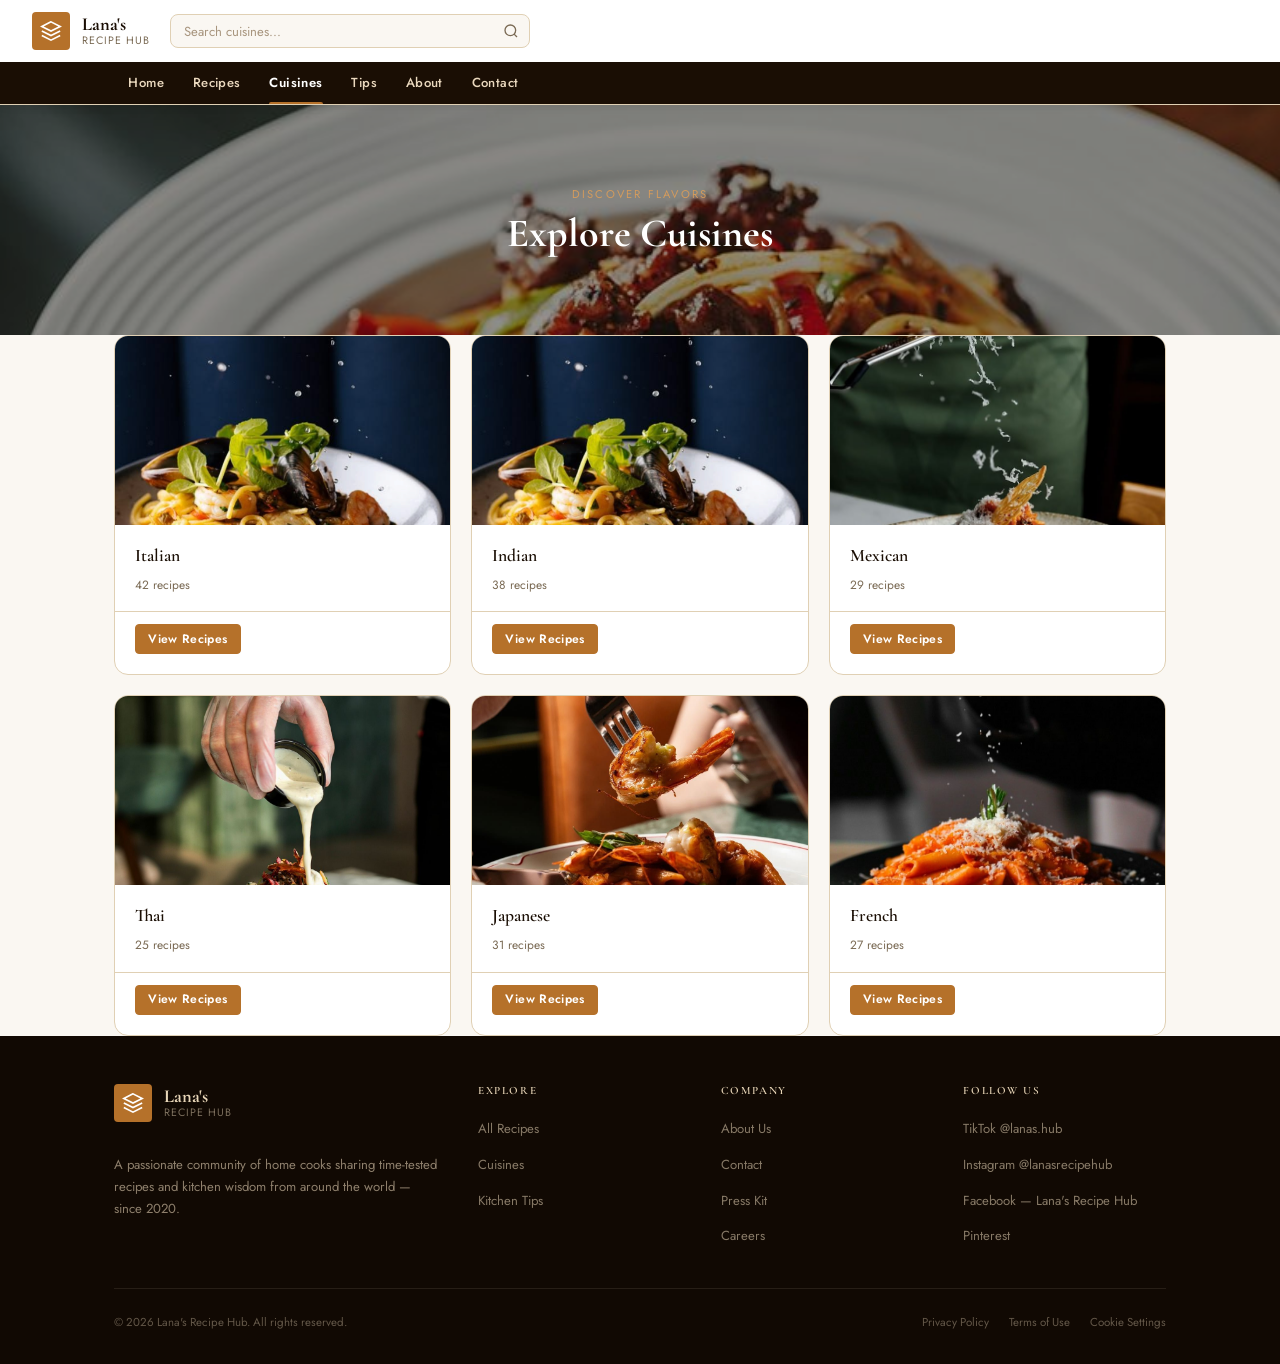
<file: cuisines.html>
<!DOCTYPE html>
<html lang="en">
<head>
    <meta charset="UTF-8">
    <meta name="viewport" content="width=device-width, initial-scale=1.0">
    <title>Explore Cuisines - Lana's Recipe Hub</title>
    <link rel="stylesheet" href="style.css">
</head>
<body>
    <!-- Skip to main content -->
    <a href="#main-content" class="skip-link">Skip to main content</a>

    <!-- Header -->
    <header class="site-header">
        <div class="topbar">
            <a href="index.html" class="logo">
                <div class="logo__icon">
                    <svg xmlns="http://www.w3.org/2000/svg" viewBox="0 0 24 24" fill="none" stroke="currentColor" stroke-width="2.5">
                        <path d="M12 2L2 7l10 5 10-5-10-5zM2 17l10 5 10-5M2 12l10 5 10-5"/>
                    </svg>
                </div>
                <div class="logo__wordmark">
                    <span class="logo__name">Lana's</span>
                    <span class="logo__tagline">Recipe Hub</span>
                </div>
            </a>

            <form class="search-form" action="#" method="GET">
                <input type="text" placeholder="Search cuisines..." aria-label="Search cuisines">
                <button type="submit" aria-label="Search">
                    <svg xmlns="http://www.w3.org/2000/svg" viewBox="0 0 24 24" fill="none" stroke="currentColor" stroke-width="2.5">
                        <circle cx="11" cy="11" r="8"></circle>
                        <line x1="21" y1="21" x2="16.65" y2="16.65"></line>
                    </svg>
                </button>
            </form>

            <button class="nav-toggle" aria-expanded="false" aria-label="Toggle navigation">
                <span></span>
                <span></span>
                <span></span>
            </button>
        </div>

        <!-- Primary Navigation -->
        <nav class="primary-nav">
            <div class="container">
                <ul class="nav-list" id="nav-list">
                    <li><a href="index.html">Home</a></li>
                    <li><a href="recipe-detail.html">Recipes</a></li>
                    <li><a href="cuisines.html" aria-current="page">Cuisines</a></li>
                    <li><a href="tips.html">Tips</a></li>
                    <li><a href="about.html">About</a></li>
                    <li><a href="contact.html">Contact</a></li>
                </ul>
            </div>
        </nav>
    </header>

    <main id="main-content">
        <!-- Page Banner -->
        <div class="page-banner">
            <div class="page-banner__img">
                <img src="images/img1.jpg" alt="Global Cuisines" width="1200" height="230">
            </div>
            <div class="page-banner__content">
                <p class="page-banner__eyebrow">Discover Flavors</p>
                <h1 class="page-banner__title">Explore Cuisines</h1>
            </div>
        </div>

        <div class="container">

            <!-- Cuisines Grid -->
            <div class="cuisine-grid">
                <!-- Italian -->
                <div class="card cuisine-card">
                    <div class="card__img">
                        <img src="images/img2.png" alt="Italian Cuisine" width="400" height="225">
                    </div>
                    <div class="card__body">
                        <h3 class="card__title">Italian</h3>
                        <p class="card__meta">42 recipes</p>
                    </div>
                    <div class="card__footer">
                        <a href="recipe-detail.html" class="btn btn-primary btn-sm">View Recipes</a>
                    </div>
                </div>

                <!-- Indian -->
                <div class="card cuisine-card">
                    <div class="card__img">
                        <img src="images/img2.png" alt="Indian Cuisine" width="400" height="225">
                    </div>
                    <div class="card__body">
                        <h3 class="card__title">Indian</h3>
                        <p class="card__meta">38 recipes</p>
                    </div>
                    <div class="card__footer">
                        <a href="recipe-detail.html" class="btn btn-primary btn-sm">View Recipes</a>
                    </div>
                </div>

                <!-- Mexican -->
                <div class="card cuisine-card">
                    <div class="card__img">
                        <img src="images/img3.jpg" alt="Mexican Cuisine" width="400" height="225">
                    </div>
                    <div class="card__body">
                        <h3 class="card__title">Mexican</h3>
                        <p class="card__meta">29 recipes</p>
                    </div>
                    <div class="card__footer">
                        <a href="recipe-detail.html" class="btn btn-primary btn-sm">View Recipes</a>
                    </div>
                </div>

                <!-- Thai -->
                <div class="card cuisine-card">
                    <div class="card__img">
                        <img src="images/img4.jpg" alt="Thai Cuisine" width="400" height="225">
                    </div>
                    <div class="card__body">
                        <h3 class="card__title">Thai</h3>
                        <p class="card__meta">25 recipes</p>
                    </div>
                    <div class="card__footer">
                        <a href="recipe-detail.html" class="btn btn-primary btn-sm">View Recipes</a>
                    </div>
                </div>

                <!-- Japanese -->
                <div class="card cuisine-card">
                    <div class="card__img">
                        <img src="images/img5.jpg" alt="Japanese Cuisine" width="400" height="225">
                    </div>
                    <div class="card__body">
                        <h3 class="card__title">Japanese</h3>
                        <p class="card__meta">31 recipes</p>
                    </div>
                    <div class="card__footer">
                        <a href="recipe-detail.html" class="btn btn-primary btn-sm">View Recipes</a>
                    </div>
                </div>

                <!-- French -->
                <div class="card cuisine-card">
                    <div class="card__img">
                        <img src="images/img6.jpg" alt="French Cuisine" width="400" height="225">
                    </div>
                    <div class="card__body">
                        <h3 class="card__title">French</h3>
                        <p class="card__meta">27 recipes</p>
                    </div>
                    <div class="card__footer">
                        <a href="recipe-detail.html" class="btn btn-primary btn-sm">View Recipes</a>
                    </div>
                </div>
            </div>
        </div>
    </main>

     <!-- ── FOOTER ─────────────────────────────────────────────── -->
  <footer class="site-footer" role="contentinfo">
    <div class="container">
      <div class="footer-grid">
        <!-- Brand -->
        <div class="footer-brand">
          <a href="index.html" class="logo" style="margin-bottom: var(--sp-4); display:inline-flex;">
            <div class="logo__icon">
              <svg xmlns="http://www.w3.org/2000/svg" viewBox="0 0 24 24" fill="none" stroke="currentColor" stroke-width="2.5">
                <path d="M12 2L2 7l10 5 10-5-10-5zM2 17l10 5 10-5M2 12l10 5 10-5"/>
              </svg>
            </div>
            <div class="logo__wordmark">
              <span class="logo__name">Lana's</span>
              <span class="logo__tagline">Recipe Hub</span>
            </div>
          </a>
          <p class="footer-brand__desc">A passionate community of home cooks sharing time-tested recipes and kitchen wisdom from around the world — since 2020.</p>
        </div>

        <!-- Explore -->
        <div>
          <h3 class="footer-col__heading">Explore</h3>
          <ul class="footer-col__links">
            <li><a href="recipe-detail.html">All Recipes</a></li>
            <li><a href="cuisines.html">Cuisines</a></li>
            <li><a href="tips.html">Kitchen Tips</a></li>
          </ul>
        </div>

        <!-- Company -->
        <div>
          <h3 class="footer-col__heading">Company</h3>
          <ul class="footer-col__links">
            <li><a href="about.html">About Us</a></li>
            <li><a href="contact.html">Contact</a></li>
            <li><a href="#">Press Kit</a></li>
            <li><a href="#">Careers</a></li>
          </ul>
        </div>

        <!-- Follow -->
        <div>
          <h3 class="footer-col__heading">Follow Us</h3>
          <ul class="footer-col__links">
            <li><a href="#">TikTok @lanas.hub</a></li>
            <li><a href="#">Instagram @lanasrecipehub</a></li>
            <li><a href="#">Facebook — Lana's Recipe Hub</a></li>
            <li><a href="#">Pinterest</a></li>
          </ul>
        </div>
      </div>

      <div class="footer-bottom">
        <p class="footer-bottom__copy">&copy; 2026 Lana's Recipe Hub. All rights reserved.</p>
        <div class="footer-bottom__links">
          <a href="#">Privacy Policy</a>
          <a href="#">Terms of Use</a>
          <a href="#">Cookie Settings</a>
        </div>
      </div>
    </div>
  </footer>

  <!-- Toast notification -->
  <div class="toast" role="status" aria-live="polite">
    <svg xmlns="http://www.w3.org/2000/svg" viewBox="0 0 24 24" fill="none" stroke="currentColor" stroke-width="2">
      <polyline points="20 6 9 17 4 12"></polyline>
    </svg>
    <span class="toast__msg"></span>
  </div>

  <script src="main.js"></script>
  <script>
    // Newsletter button
    document.getElementById('newsletter-btn').addEventListener('click', function() {
      const input = this.previousElementSibling;
      if (input.value.trim()) {
        window.showToast('You\'re subscribed! Look for your first recipe Sunday. 🍽️');
        input.value = '';
      } else {
        input.focus();
      }
    });
  </script>
</body>
</html>
</file>
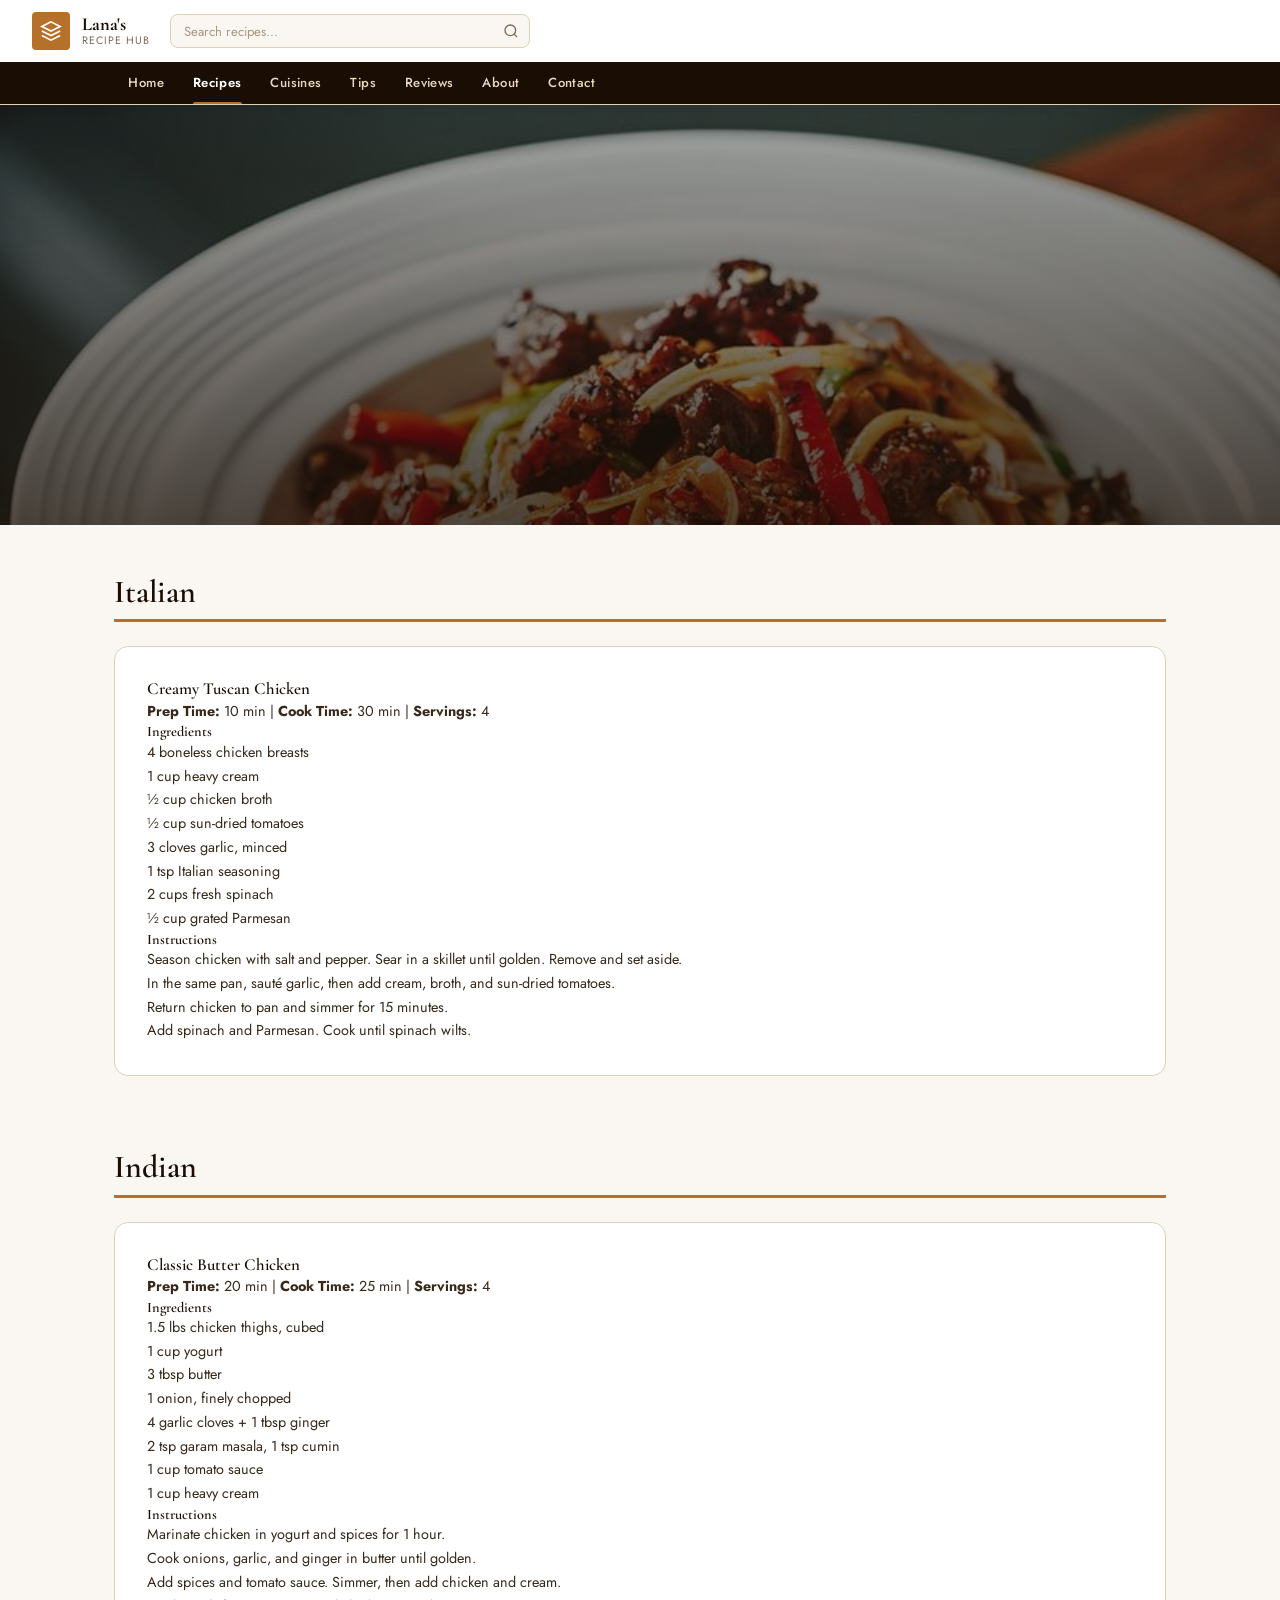
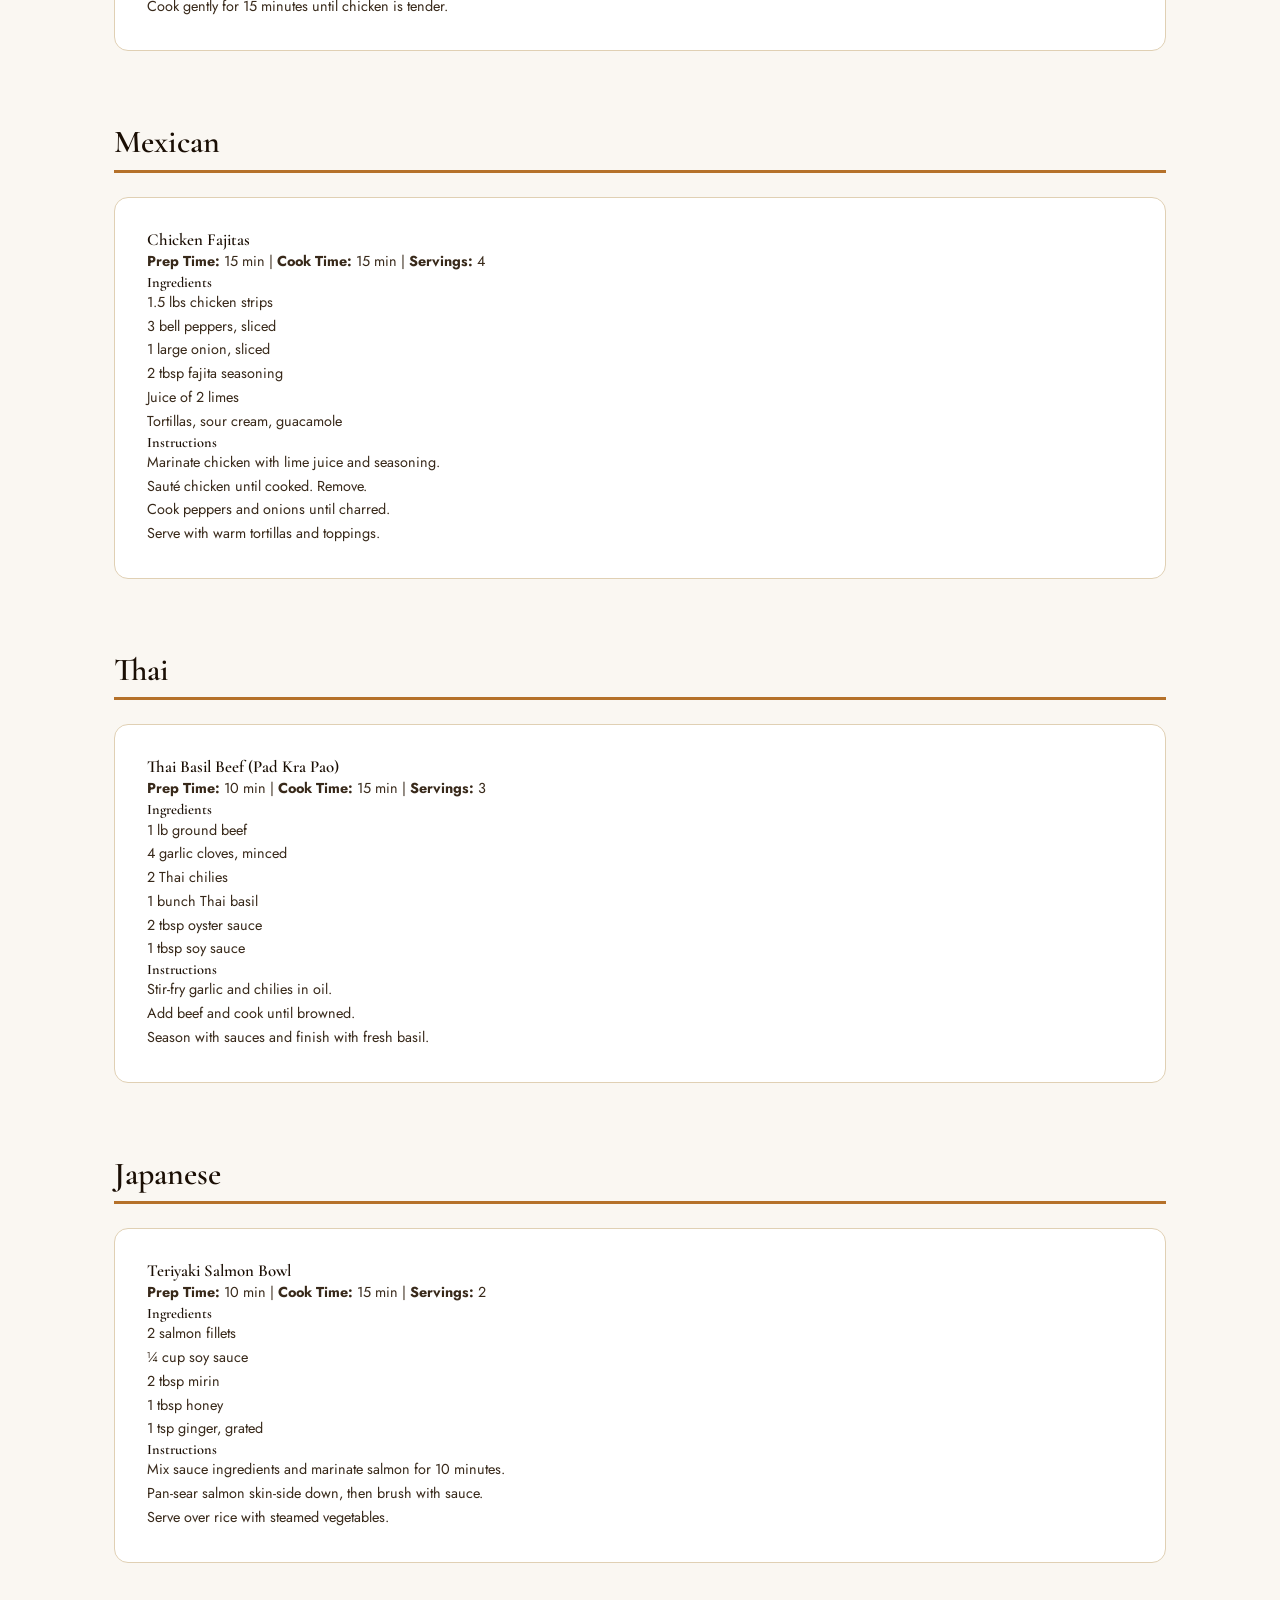
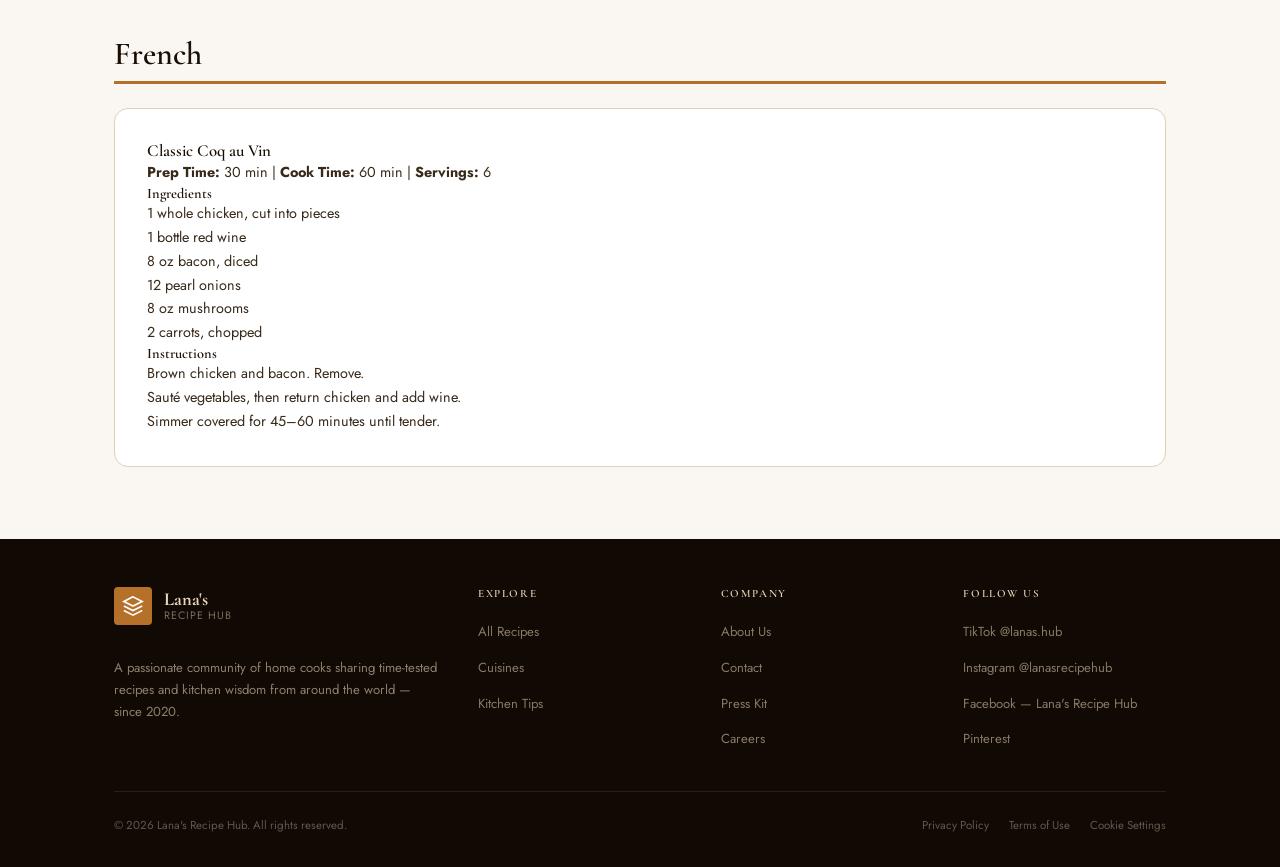
<file: recipe-detail.html>
<!DOCTYPE html>
<html lang="en">
<head>
    <meta charset="UTF-8">
    <meta name="viewport" content="width=device-width, initial-scale=1.0">
    <title>Recipes - Lana's Recipe Hub</title>
    <link rel="stylesheet" href="style.css">
    <style>
        .recipe-banner {
            width: 100%;
            height: 420px;
            overflow: hidden;
            position: relative;
            margin-bottom: 3rem;
        }
        .recipe-banner img {
            width: 100%;
            height: 100%;
            object-fit: cover;
        }
        .recipe-banner::after {
            content: '';
            position: absolute;
            inset: 0;
            background: linear-gradient(to bottom, rgba(26,14,4,0.3), rgba(26,14,4,0.75));
        }
        .recipe-banner-content {
            position: absolute;
            bottom: 2.5rem;
            left: 50%;
            transform: translateX(-50%);
            text-align: center;
            color: white;
            z-index: 2;
        }
        .cuisine-section {
            margin-bottom: 4.5rem;
        }
        .cuisine-title {
            font-family: var(--ff-display);
            font-size: 2rem;
            margin-bottom: 1.5rem;
            color: var(--text-h);
            border-bottom: 3px solid var(--primary);
            padding-bottom: 0.5rem;
        }
        .recipe-detail {
            background: var(--surface);
            border: 1px solid var(--border);
            border-radius: var(--r-lg);
            padding: 2rem;
            margin-bottom: 2rem;
        }
    </style>
</head>
<body>
    <a href="#main-content" class="skip-link">Skip to main content</a>

    <header class="site-header">
        <div class="topbar">
            <a href="index.html" class="logo">
                <div class="logo__icon">
                    <svg xmlns="http://www.w3.org/2000/svg" viewBox="0 0 24 24" fill="none" stroke="currentColor" stroke-width="2.5">
                        <path d="M12 2L2 7l10 5 10-5-10-5zM2 17l10 5 10-5M2 12l10 5 10-5"/>
                    </svg>
                </div>
                <div class="logo__wordmark">
                    <span class="logo__name">Lana's</span>
                    <span class="logo__tagline">Recipe Hub</span>
                </div>
            </a>

            <form class="search-form" action="#" method="GET">
                <input type="text" placeholder="Search recipes..." aria-label="Search">
                <button type="submit">
                    <svg xmlns="http://www.w3.org/2000/svg" viewBox="0 0 24 24" fill="none" stroke="currentColor" stroke-width="2.5">
                        <circle cx="11" cy="11" r="8"></circle>
                        <line x1="21" y1="21" x2="16.65" y2="16.65"></line>
                    </svg>
                </button>
            </form>

            <button class="nav-toggle" aria-expanded="false" aria-label="Toggle navigation">
                <span></span><span></span><span></span>
            </button>
        </div>

        <nav class="primary-nav">
            <div class="container">
                <ul class="nav-list" id="nav-list">
                    <li><a href="index.html">Home</a></li>
                    <li><a href="recipes.html" aria-current="page">Recipes</a></li>
                    <li><a href="cuisines.html">Cuisines</a></li>
                    <li><a href="tips.html">Tips</a></li>
                    <li><a href="reviews.html">Reviews</a></li>
                    <li><a href="about.html">About</a></li>
                    <li><a href="contact.html">Contact</a></li>
                </ul>
            </div>
        </nav>
    </header>

    <main id="main-content">
        <!-- Banner -->
        <div class="recipe-banner">
            <img src="images/img1.jpg" alt="Global Cuisine" width="1400" height="600">
            <div class="recipe-hero-content">
                <h1 class="hero__title" style="color:white; margin-bottom:0.5rem;">World Recipes</h1>
                <p class="hero__desc" style="color:rgba(255,255,255,0.9);">Authentic dishes from around the globe</p>
            </div>
        </div>

        <div class="container">

            <!-- Italian -->
            <div class="cuisine-section">
                <h2 class="cuisine-title">Italian</h2>
                <div class="recipe-detail">
                    <h3>Creamy Tuscan Chicken</h3>
                    <p><strong>Prep Time:</strong> 10 min | <strong>Cook Time:</strong> 30 min | <strong>Servings:</strong> 4</p>
                    <h4>Ingredients</h4>
                    <ul>
                        <li>4 boneless chicken breasts</li>
                        <li>1 cup heavy cream</li>
                        <li>½ cup chicken broth</li>
                        <li>½ cup sun-dried tomatoes</li>
                        <li>3 cloves garlic, minced</li>
                        <li>1 tsp Italian seasoning</li>
                        <li>2 cups fresh spinach</li>
                        <li>½ cup grated Parmesan</li>
                    </ul>
                    <h4>Instructions</h4>
                    <ol>
                        <li>Season chicken with salt and pepper. Sear in a skillet until golden. Remove and set aside.</li>
                        <li>In the same pan, sauté garlic, then add cream, broth, and sun-dried tomatoes.</li>
                        <li>Return chicken to pan and simmer for 15 minutes.</li>
                        <li>Add spinach and Parmesan. Cook until spinach wilts.</li>
                    </ol>
                </div>
            </div>

            <!-- Indian -->
            <div class="cuisine-section">
                <h2 class="cuisine-title">Indian</h2>
                <div class="recipe-detail">
                    <h3>Classic Butter Chicken</h3>
                    <p><strong>Prep Time:</strong> 20 min | <strong>Cook Time:</strong> 25 min | <strong>Servings:</strong> 4</p>
                    <h4>Ingredients</h4>
                    <ul>
                        <li>1.5 lbs chicken thighs, cubed</li>
                        <li>1 cup yogurt</li>
                        <li>3 tbsp butter</li>
                        <li>1 onion, finely chopped</li>
                        <li>4 garlic cloves + 1 tbsp ginger</li>
                        <li>2 tsp garam masala, 1 tsp cumin</li>
                        <li>1 cup tomato sauce</li>
                        <li>1 cup heavy cream</li>
                    </ul>
                    <h4>Instructions</h4>
                    <ol>
                        <li>Marinate chicken in yogurt and spices for 1 hour.</li>
                        <li>Cook onions, garlic, and ginger in butter until golden.</li>
                        <li>Add spices and tomato sauce. Simmer, then add chicken and cream.</li>
                        <li>Cook gently for 15 minutes until chicken is tender.</li>
                    </ol>
                </div>
            </div>

            <!-- Mexican -->
            <div class="cuisine-section">
                <h2 class="cuisine-title">Mexican</h2>
                <div class="recipe-detail">
                    <h3>Chicken Fajitas</h3>
                    <p><strong>Prep Time:</strong> 15 min | <strong>Cook Time:</strong> 15 min | <strong>Servings:</strong> 4</p>
                    <h4>Ingredients</h4>
                    <ul>
                        <li>1.5 lbs chicken strips</li>
                        <li>3 bell peppers, sliced</li>
                        <li>1 large onion, sliced</li>
                        <li>2 tbsp fajita seasoning</li>
                        <li>Juice of 2 limes</li>
                        <li>Tortillas, sour cream, guacamole</li>
                    </ul>
                    <h4>Instructions</h4>
                    <ol>
                        <li>Marinate chicken with lime juice and seasoning.</li>
                        <li>Sauté chicken until cooked. Remove.</li>
                        <li>Cook peppers and onions until charred.</li>
                        <li>Serve with warm tortillas and toppings.</li>
                    </ol>
                </div>
            </div>

            <!-- Thai -->
            <div class="cuisine-section">
                <h2 class="cuisine-title">Thai</h2>
                <div class="recipe-detail">
                    <h3>Thai Basil Beef (Pad Kra Pao)</h3>
                    <p><strong>Prep Time:</strong> 10 min | <strong>Cook Time:</strong> 15 min | <strong>Servings:</strong> 3</p>
                    <h4>Ingredients</h4>
                    <ul>
                        <li>1 lb ground beef</li>
                        <li>4 garlic cloves, minced</li>
                        <li>2 Thai chilies</li>
                        <li>1 bunch Thai basil</li>
                        <li>2 tbsp oyster sauce</li>
                        <li>1 tbsp soy sauce</li>
                    </ul>
                    <h4>Instructions</h4>
                    <ol>
                        <li>Stir-fry garlic and chilies in oil.</li>
                        <li>Add beef and cook until browned.</li>
                        <li>Season with sauces and finish with fresh basil.</li>
                    </ol>
                </div>
            </div>

            <!-- Japanese -->
            <div class="cuisine-section">
                <h2 class="cuisine-title">Japanese</h2>
                <div class="recipe-detail">
                    <h3>Teriyaki Salmon Bowl</h3>
                    <p><strong>Prep Time:</strong> 10 min | <strong>Cook Time:</strong> 15 min | <strong>Servings:</strong> 2</p>
                    <h4>Ingredients</h4>
                    <ul>
                        <li>2 salmon fillets</li>
                        <li>¼ cup soy sauce</li>
                        <li>2 tbsp mirin</li>
                        <li>1 tbsp honey</li>
                        <li>1 tsp ginger, grated</li>
                    </ul>
                    <h4>Instructions</h4>
                    <ol>
                        <li>Mix sauce ingredients and marinate salmon for 10 minutes.</li>
                        <li>Pan-sear salmon skin-side down, then brush with sauce.</li>
                        <li>Serve over rice with steamed vegetables.</li>
                    </ol>
                </div>
            </div>

            <!-- French -->
            <div class="cuisine-section">
                <h2 class="cuisine-title">French</h2>
                <div class="recipe-detail">
                    <h3>Classic Coq au Vin</h3>
                    <p><strong>Prep Time:</strong> 30 min | <strong>Cook Time:</strong> 60 min | <strong>Servings:</strong> 6</p>
                    <h4>Ingredients</h4>
                    <ul>
                        <li>1 whole chicken, cut into pieces</li>
                        <li>1 bottle red wine</li>
                        <li>8 oz bacon, diced</li>
                        <li>12 pearl onions</li>
                        <li>8 oz mushrooms</li>
                        <li>2 carrots, chopped</li>
                    </ul>
                    <h4>Instructions</h4>
                    <ol>
                        <li>Brown chicken and bacon. Remove.</li>
                        <li>Sauté vegetables, then return chicken and add wine.</li>
                        <li>Simmer covered for 45–60 minutes until tender.</li>
                    </ol>
                </div>
            </div>

        </div>
    </main>

    <!-- ── FOOTER ─────────────────────────────────────────────── -->
  <footer class="site-footer" role="contentinfo">
    <div class="container">
      <div class="footer-grid">
        <!-- Brand -->
        <div class="footer-brand">
          <a href="index.html" class="logo" style="margin-bottom: var(--sp-4); display:inline-flex;">
            <div class="logo__icon">
              <svg xmlns="http://www.w3.org/2000/svg" viewBox="0 0 24 24" fill="none" stroke="currentColor" stroke-width="2.5">
                <path d="M12 2L2 7l10 5 10-5-10-5zM2 17l10 5 10-5M2 12l10 5 10-5"/>
              </svg>
            </div>
            <div class="logo__wordmark">
              <span class="logo__name">Lana's</span>
              <span class="logo__tagline">Recipe Hub</span>
            </div>
          </a>
          <p class="footer-brand__desc">A passionate community of home cooks sharing time-tested recipes and kitchen wisdom from around the world — since 2020.</p>
        </div>

        <!-- Explore -->
        <div>
          <h3 class="footer-col__heading">Explore</h3>
          <ul class="footer-col__links">
            <li><a href="recipe-detail.html">All Recipes</a></li>
            <li><a href="cuisines.html">Cuisines</a></li>
            <li><a href="tips.html">Kitchen Tips</a></li>
          </ul>
        </div>

        <!-- Company -->
        <div>
          <h3 class="footer-col__heading">Company</h3>
          <ul class="footer-col__links">
            <li><a href="about.html">About Us</a></li>
            <li><a href="contact.html">Contact</a></li>
            <li><a href="#">Press Kit</a></li>
            <li><a href="#">Careers</a></li>
          </ul>
        </div>

        <!-- Follow -->
        <div>
          <h3 class="footer-col__heading">Follow Us</h3>
          <ul class="footer-col__links">
            <li><a href="#">TikTok @lanas.hub</a></li>
            <li><a href="#">Instagram @lanasrecipehub</a></li>
            <li><a href="#">Facebook — Lana's Recipe Hub</a></li>
            <li><a href="#">Pinterest</a></li>
          </ul>
        </div>
      </div>

      <div class="footer-bottom">
        <p class="footer-bottom__copy">&copy; 2026 Lana's Recipe Hub. All rights reserved.</p>
        <div class="footer-bottom__links">
          <a href="#">Privacy Policy</a>
          <a href="#">Terms of Use</a>
          <a href="#">Cookie Settings</a>
        </div>
      </div>
    </div>
  </footer>

  <!-- Toast notification -->
  <div class="toast" role="status" aria-live="polite">
    <svg xmlns="http://www.w3.org/2000/svg" viewBox="0 0 24 24" fill="none" stroke="currentColor" stroke-width="2">
      <polyline points="20 6 9 17 4 12"></polyline>
    </svg>
    <span class="toast__msg"></span>
  </div>

  <script src="main.js"></script>
  <script>
    // Newsletter button
    document.getElementById('newsletter-btn').addEventListener('click', function() {
      const input = this.previousElementSibling;
      if (input.value.trim()) {
        window.showToast('You\'re subscribed! Look for your first recipe Sunday. 🍽️');
        input.value = '';
      } else {
        input.focus();
      }
    });
  </script>
</body>
</html>
</file>
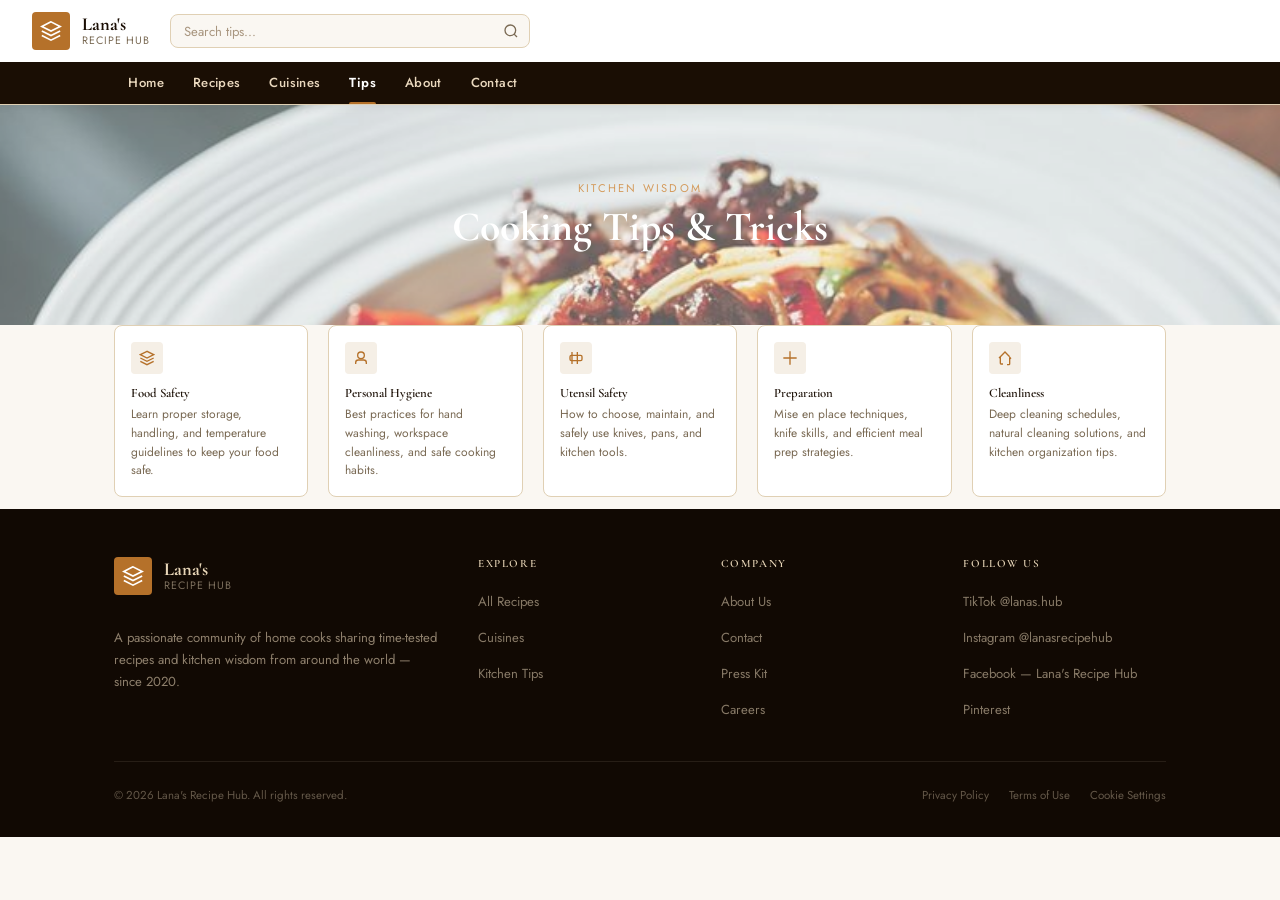
<file: tips.html>
<!DOCTYPE html>
<html lang="en">
<head>
    <meta charset="UTF-8">
    <meta name="viewport" content="width=device-width, initial-scale=1.0">
    <title>Cooking Tips & Tricks - Lana's Recipe Hub</title>
    <link rel="stylesheet" href="style.css">
</head>
<body>
    <!-- Skip to main content -->
    <a href="#main-content" class="skip-link">Skip to main content</a>

    <!-- Header -->
    <header class="site-header">
        <div class="topbar">
            <a href="index.html" class="logo">
                <div class="logo__icon">
                    <svg xmlns="http://www.w3.org/2000/svg" viewBox="0 0 24 24" fill="none" stroke="currentColor" stroke-width="2.5">
                        <path d="M12 2L2 7l10 5 10-5-10-5zM2 17l10 5 10-5M2 12l10 5 10-5"/>
                    </svg>
                </div>
                <div class="logo__wordmark">
                    <span class="logo__name">Lana's</span>
                    <span class="logo__tagline">Recipe Hub</span>
                </div>
            </a>

            <form class="search-form" action="#" method="GET">
                <input type="text" placeholder="Search tips..." aria-label="Search tips">
                <button type="submit" aria-label="Search">
                    <svg xmlns="http://www.w3.org/2000/svg" viewBox="0 0 24 24" fill="none" stroke="currentColor" stroke-width="2.5">
                        <circle cx="11" cy="11" r="8"></circle>
                        <line x1="21" y1="21" x2="16.65" y2="16.65"></line>
                    </svg>
                </button>
            </form>

            <button class="nav-toggle" aria-expanded="false" aria-label="Toggle navigation">
                <span></span>
                <span></span>
                <span></span>
            </button>
        </div>

        <!-- Primary Navigation -->
        <nav class="primary-nav">
            <div class="container">
                <ul class="nav-list" id="nav-list">
                    <li><a href="index.html">Home</a></li>
                    <li><a href="recipe-detail.html">Recipes</a></li>
                    <li><a href="cuisines.html">Cuisines</a></li>
                    <li><a href="tips.html" aria-current="page">Tips</a></li>
                    <li><a href="about.html">About</a></li>
                    <li><a href="contact.html">Contact</a></li>
                </ul>
            </div>
        </nav>
    </header>

    <main id="main-content">
        <!-- Page Banner -->
        <div class="tips-image-banner">
            <img src="images/img1.jpg" alt="Cooking Tips & Tricks" width="1200" height="220">
            <div class="tips-image-banner__overlay">
                <p class="page-banner__eyebrow">Kitchen Wisdom</p>
                <h1 class="page-banner__title" style="color: white; font-size: clamp(1.8rem, 4vw, 2.6rem);">Cooking Tips &amp; Tricks</h1>
            </div>
        </div>

        <div class="container">
            <!-- Tips Categories -->
            <div class="tips-grid">
                <!-- Food Safety -->
                <div class="tip-card">
                    <div class="tip-card__icon">
                        <svg xmlns="http://www.w3.org/2000/svg" viewBox="0 0 24 24" fill="none" stroke="currentColor" stroke-width="2">
                            <path d="M12 2L2 7l10 5 10-5-10-5zM2 17l10 5 10-5M2 12l10 5 10-5"/>
                        </svg>
                    </div>
                    <h3 class="tip-card__title">Food Safety</h3>
                    <p class="tip-card__text">Learn proper storage, handling, and temperature guidelines to keep your food safe.</p>
                </div>

                <!-- Personal Hygiene -->
                <div class="tip-card">
                    <div class="tip-card__icon">
                        <svg xmlns="http://www.w3.org/2000/svg" viewBox="0 0 24 24" fill="none" stroke="currentColor" stroke-width="2">
                            <circle cx="12" cy="8" r="5"/>
                            <path d="M20 21v-2a4 4 0 00-4-4H8a4 4 0 00-4 4v2"/>
                        </svg>
                    </div>
                    <h3 class="tip-card__title">Personal Hygiene</h3>
                    <p class="tip-card__text">Best practices for hand washing, workspace cleanliness, and safe cooking habits.</p>
                </div>

                <!-- Utensil Safety -->
                <div class="tip-card">
                    <div class="tip-card__icon">
                        <svg xmlns="http://www.w3.org/2000/svg" viewBox="0 0 24 24" fill="none" stroke="currentColor" stroke-width="2">
                            <path d="M14 3v18M6 3v18"/>
                            <rect x="3" y="8" width="18" height="8" rx="2"/>
                        </svg>
                    </div>
                    <h3 class="tip-card__title">Utensil Safety</h3>
                    <p class="tip-card__text">How to choose, maintain, and safely use knives, pans, and kitchen tools.</p>
                </div>

                <!-- Preparation -->
                <div class="tip-card">
                    <div class="tip-card__icon">
                        <svg xmlns="http://www.w3.org/2000/svg" viewBox="0 0 24 24" fill="none" stroke="currentColor" stroke-width="2">
                            <path d="M12 2v20M2 12h20"/>
                        </svg>
                    </div>
                    <h3 class="tip-card__title">Preparation</h3>
                    <p class="tip-card__text">Mise en place techniques, knife skills, and efficient meal prep strategies.</p>
                </div>

                <!-- Cleanliness -->
                <div class="tip-card">
                    <div class="tip-card__icon">
                        <svg xmlns="http://www.w3.org/2000/svg" viewBox="0 0 24 24" fill="none" stroke="currentColor" stroke-width="2">
                            <path d="M3 12l2-2m0 0l7-7 7 7M5 10v10a1 1 0 001 1h3m10-10l2 2m-2-2v10a1 1 0 01-1 1h-3"/>
                        </svg>
                    </div>
                    <h3 class="tip-card__title">Cleanliness</h3>
                    <p class="tip-card__text">Deep cleaning schedules, natural cleaning solutions, and kitchen organization tips.</p>
                </div>
            </div>
        </div>
    </main>

     <!-- ── FOOTER ─────────────────────────────────────────────── -->
  <footer class="site-footer" role="contentinfo">
    <div class="container">
      <div class="footer-grid">
        <!-- Brand -->
        <div class="footer-brand">
          <a href="index.html" class="logo" style="margin-bottom: var(--sp-4); display:inline-flex;">
            <div class="logo__icon">
              <svg xmlns="http://www.w3.org/2000/svg" viewBox="0 0 24 24" fill="none" stroke="currentColor" stroke-width="2.5">
                <path d="M12 2L2 7l10 5 10-5-10-5zM2 17l10 5 10-5M2 12l10 5 10-5"/>
              </svg>
            </div>
            <div class="logo__wordmark">
              <span class="logo__name">Lana's</span>
              <span class="logo__tagline">Recipe Hub</span>
            </div>
          </a>
          <p class="footer-brand__desc">A passionate community of home cooks sharing time-tested recipes and kitchen wisdom from around the world — since 2020.</p>
        </div>

        <!-- Explore -->
        <div>
          <h3 class="footer-col__heading">Explore</h3>
          <ul class="footer-col__links">
            <li><a href="recipe-detail.html">All Recipes</a></li>
            <li><a href="cuisines.html">Cuisines</a></li>
            <li><a href="tips.html">Kitchen Tips</a></li>
          </ul>
        </div>

        <!-- Company -->
        <div>
          <h3 class="footer-col__heading">Company</h3>
          <ul class="footer-col__links">
            <li><a href="about.html">About Us</a></li>
            <li><a href="contact.html">Contact</a></li>
            <li><a href="#">Press Kit</a></li>
            <li><a href="#">Careers</a></li>
          </ul>
        </div>

        <!-- Follow -->
        <div>
          <h3 class="footer-col__heading">Follow Us</h3>
          <ul class="footer-col__links">
            <li><a href="#">TikTok @lanas.hub</a></li>
            <li><a href="#">Instagram @lanasrecipehub</a></li>
            <li><a href="#">Facebook — Lana's Recipe Hub</a></li>
            <li><a href="#">Pinterest</a></li>
          </ul>
        </div>
      </div>

      <div class="footer-bottom">
        <p class="footer-bottom__copy">&copy; 2026 Lana's Recipe Hub. All rights reserved.</p>
        <div class="footer-bottom__links">
          <a href="#">Privacy Policy</a>
          <a href="#">Terms of Use</a>
          <a href="#">Cookie Settings</a>
        </div>
      </div>
    </div>
  </footer>

  <!-- Toast notification -->
  <div class="toast" role="status" aria-live="polite">
    <svg xmlns="http://www.w3.org/2000/svg" viewBox="0 0 24 24" fill="none" stroke="currentColor" stroke-width="2">
      <polyline points="20 6 9 17 4 12"></polyline>
    </svg>
    <span class="toast__msg"></span>
  </div>

  <script src="main.js"></script>
  <script>
    // Newsletter button
    document.getElementById('newsletter-btn').addEventListener('click', function() {
      const input = this.previousElementSibling;
      if (input.value.trim()) {
        window.showToast('You\'re subscribed! Look for your first recipe Sunday. 🍽️');
        input.value = '';
      } else {
        input.focus();
      }
    });
  </script>
</body>
</html>
</file>
<file: style.css>
/* ============================================================
   LANA'S RECIPE HUB — style.css
   Single unified external stylesheet for all pages
   Author: Lana's Recipe Hub
   Compliant: CSS3 / W3C
   Responsive: Mobile, Tablet, Desktop
   ============================================================ */

/* ── GOOGLE FONTS ─────────────────────────────────────────── */
@import url('https://fonts.googleapis.com/css2?family=Cormorant+Garamond:ital,wght@0,500;0,600;0,700;1,400&family=Jost:wght@300;400;500;600&display=swap');

/* ── DESIGN TOKENS ────────────────────────────────────────── */
:root {
  /* Colour palette */
  --bg:            #FAF7F2;
  --surface:       #FFFFFF;
  --surface-alt:   #F5EFE6;
  --border:        #E0D0B4;
  --border-dk:     #C8B48A;

  --primary:       #B5712A;
  --primary-dk:    #8C5218;
  --primary-lt:    #D49B5C;
  --accent:        #BF4A3A;

  --text-h:        #1A0E04;
  --text-body:     #38291A;
  --text-muted:    #7A6A54;
  --text-light:    #A8957E;

  --nav-bg:        #1A0E04;
  --nav-text:      #EAD8BE;
  --footer-bg:     #110903;

  /* Typography */
  --ff-display: 'Cormorant Garamond', Georgia, serif;
  --ff-body:    'Jost', 'Segoe UI', Helvetica, Arial, sans-serif;

  /* Spacing scale */
  --sp-1:  0.25rem;
  --sp-2:  0.5rem;
  --sp-3:  0.75rem;
  --sp-4:  1rem;
  --sp-5:  1.25rem;
  --sp-6:  1.5rem;
  --sp-8:  2rem;
  --sp-10: 2.5rem;
  --sp-12: 3rem;
  --sp-16: 4rem;

  /* Border radius */
  --r-sm: 4px;
  --r-md: 8px;
  --r-lg: 14px;

  /* Shadows */
  --sh-sm: 0 2px 8px rgba(26,14,4,.07);
  --sh-md: 0 6px 24px rgba(26,14,4,.11);
  --sh-lg: 0 16px 48px rgba(26,14,4,.16);

  /* Transitions */
  --ease: cubic-bezier(.4,0,.2,1);
  --t-fast: 150ms var(--ease);
  --t-base: 260ms var(--ease);
  --t-slow: 420ms var(--ease);

  /* Layout */
  --max-w: 1100px;
  --header-h: 62px;
}

/* ── RESET ─────────────────────────────────────────────────── */
*, *::before, *::after { box-sizing: border-box; margin: 0; padding: 0; }
html { font-size: 100%; scroll-behavior: smooth; -webkit-text-size-adjust: 100%; }
body {
  font-family: var(--ff-body);
  font-size: .9rem;
  font-weight: 400;
  color: var(--text-body);
  background: var(--bg);
  line-height: 1.65;
  -webkit-font-smoothing: antialiased;
}
img  { display: block; max-width: 100%; height: auto; }
a    { color: inherit; text-decoration: none; }
ul, ol { list-style: none; }
button { font-family: inherit; cursor: pointer; border: none; background: none; }
input, textarea, select { font-family: inherit; font-size: inherit; }
h1,h2,h3,h4,h5,h6 {
  font-family: var(--ff-display);
  font-weight: 600;
  line-height: 1.2;
  color: var(--text-h);
}
hr { border: none; border-top: 1px solid var(--border); }

/* Screen-reader only */
.sr-only {
  position: absolute; width: 1px; height: 1px;
  padding: 0; margin: -1px; overflow: hidden;
  clip: rect(0,0,0,0); white-space: nowrap; border: 0;
}

/* Skip navigation link */
.skip-link {
  position: absolute; top: -100%; left: var(--sp-4);
  padding: var(--sp-2) var(--sp-5);
  background: var(--primary); color: #fff;
  font-size: .8rem; font-weight: 600;
  border-radius: var(--r-sm); z-index: 9999;
  transition: top var(--t-fast);
}
.skip-link:focus { top: var(--sp-4); }

/* ── LAYOUT CONTAINERS ──────────────────────────────────────── */
.container {
  width: 100%;
  max-width: var(--max-w);
  margin-inline: auto;
  padding-inline: var(--sp-6);
}

/* ── BUTTONS ────────────────────────────────────────────────── */
.btn {
  display: inline-flex;
  align-items: center;
  gap: var(--sp-2);
  padding: .6em 1.6em;
  font-family: var(--ff-body);
  font-size: .82rem;
  font-weight: 600;
  letter-spacing: .03em;
  border-radius: var(--r-sm);
  border: 1px solid transparent;
  cursor: pointer;
  white-space: nowrap;
  text-decoration: none;
  line-height: 1.5;
  transition:
    background-color var(--t-fast),
    color            var(--t-fast),
    border-color     var(--t-fast),
    box-shadow       var(--t-fast),
    transform        var(--t-fast);
}
.btn:active { transform: scale(.98); }
.btn:focus-visible { outline: 2px solid var(--primary); outline-offset: 3px; }

.btn-primary {
  background: var(--primary); color: #fff; border-color: var(--primary);
}
.btn-primary:hover { background: var(--primary-dk); border-color: var(--primary-dk); }

.btn-secondary {
  background: transparent; color: var(--primary); border-color: var(--primary);
}
.btn-secondary:hover { background: var(--primary); color: #fff; }

.btn-ghost {
  background: transparent; color: var(--text-body); border-color: var(--border);
}
.btn-ghost:hover { border-color: var(--primary); color: var(--primary); }

.btn-lg { padding: .75em 2.2em; font-size: .92rem; }
.btn-sm { padding: .4em 1em;    font-size: .76rem; }

/* ── SITE HEADER ────────────────────────────────────────────── */
.site-header {
  position: sticky;
  top: 0;
  z-index: 200;
  background: var(--surface);
  border-bottom: 1px solid var(--border);
  box-shadow: var(--sh-sm);
}

.topbar {
  height: var(--header-h);
  display: flex;
  align-items: center;
  gap: var(--sp-5);
  padding-inline: var(--sp-8);
}

/* Logo */
.logo {
  display: flex;
  align-items: center;
  gap: var(--sp-3);
  flex-shrink: 0;
  text-decoration: none;
}

.logo__icon {
  width: 38px; height: 38px;
  background: var(--primary);
  border-radius: var(--r-sm);
  display: flex; align-items: center; justify-content: center;
  flex-shrink: 0;
}
.logo__icon svg { width: 22px; height: 22px; stroke: #fff; fill: none; stroke-width: 1.8; }

.logo__wordmark {
  display: flex;
  flex-direction: column;
  line-height: 1.15;
}
.logo__name {
  font-family: var(--ff-display);
  font-size: 1.15rem;
  font-weight: 700;
  color: var(--text-h);
  white-space: nowrap;
}
.logo__tagline {
  font-size: .67rem;
  font-weight: 400;
  letter-spacing: .09em;
  text-transform: uppercase;
  color: var(--text-muted);
}

/* Search */
.search-form {
  flex: 1;
  max-width: 360px;
  position: relative;
  display: flex;
}
.search-form input {
  width: 100%;
  padding: .52em 2.6em .52em 1em;
  background: var(--bg);
  border: 1px solid var(--border);
  border-radius: var(--r-md);
  font-size: .82rem;
  color: var(--text-body);
  outline: none;
  transition: border-color var(--t-fast);
}
.search-form input:focus { border-color: var(--primary); }
.search-form input::placeholder { color: var(--text-light); }
.search-form button {
  position: absolute; right: .5em; top: 50%; transform: translateY(-50%);
  padding: .3em; color: var(--text-muted); display: flex; align-items: center;
  transition: color var(--t-fast); background: none; border: none;
}
.search-form button:hover { color: var(--primary); }
.search-form button svg { width: 16px; height: 16px; stroke: currentColor; fill: none; stroke-width: 2; }

/* Mobile hamburger */
.nav-toggle {
  display: none;
  flex-direction: column;
  justify-content: space-between;
  width: 24px; height: 18px;
  margin-left: auto; flex-shrink: 0;
  padding: 0; border: none; background: none; cursor: pointer;
}
.nav-toggle span {
  display: block; height: 2px;
  background: var(--text-h); border-radius: 2px;
  transition: transform var(--t-base), opacity var(--t-fast);
}
.nav-toggle[aria-expanded="true"] span:nth-child(1) { transform: translateY(8px) rotate(45deg); }
.nav-toggle[aria-expanded="true"] span:nth-child(2) { opacity: 0; transform: scaleX(0); }
.nav-toggle[aria-expanded="true"] span:nth-child(3) { transform: translateY(-8px) rotate(-45deg); }

/* ── PRIMARY NAVIGATION ─────────────────────────────────────── */
.primary-nav {
  background: var(--nav-bg);
}
.primary-nav .container {
  display: flex;
  align-items: stretch;
}
.nav-list {
  display: flex;
  align-items: stretch;
  flex-wrap: nowrap;
  overflow-x: auto;
  scrollbar-width: none;
}
.nav-list::-webkit-scrollbar { display: none; }
.nav-list a {
  display: flex; align-items: center;
  padding: .78em 1.1em;
  font-size: .82rem; font-weight: 500;
  color: var(--nav-text);
  letter-spacing: .03em;
  white-space: nowrap;
  position: relative;
  transition: color var(--t-fast), background var(--t-fast);
}
.nav-list a::after {
  content: ''; position: absolute; bottom: 0; left: 1.1em; right: 1.1em;
  height: 2px; background: var(--primary);
  transform: scaleX(0); transition: transform var(--t-base);
  border-radius: 2px 2px 0 0;
}
.nav-list a:hover { color: #fff; background: rgba(255,255,255,.07); }
.nav-list a:hover::after { transform: scaleX(1); }
.nav-list a[aria-current="page"] { color: #fff; font-weight: 600; }
.nav-list a[aria-current="page"]::after { transform: scaleX(1); }
.nav-list a:focus-visible { outline: 2px solid var(--primary-lt); outline-offset: -3px; }

/* ── PAGE BANNER (inner pages) ──────────────────────────────── */
.page-banner {
  position: relative;
  overflow: hidden;
  background: var(--nav-bg);
}
.page-banner__img {
  width: 100%; height: 230px;
  overflow: hidden;
}
.page-banner__img img {
  width: 100%; height: 100%;
  object-fit: cover; display: block;
  opacity: .55;
}
.page-banner__content {
  position: absolute; inset: 0;
  display: flex; flex-direction: column;
  align-items: center; justify-content: center;
  text-align: center; padding-inline: var(--sp-6);
}
.page-banner__eyebrow {
  font-size: .7rem; letter-spacing: .2em;
  text-transform: uppercase; color: var(--primary-lt);
  margin-bottom: var(--sp-2);
}
.page-banner__title {
  font-family: var(--ff-display);
  font-size: clamp(1.6rem, 4vw, 2.5rem);
  font-weight: 700; color: #fff; line-height: 1.1;
}

/* Text-only fallback banner */
.page-banner--text {
  background: linear-gradient(135deg, var(--nav-bg) 0%, #3A1A06 100%);
  padding-block: var(--sp-16);
  text-align: center;
}

/* ── HERO (home page) ───────────────────────────────────────── */
.hero {
  position: relative; overflow: hidden;
  background: var(--nav-bg);
}
.hero__img-wrap {
  width: 100%; aspect-ratio: 21/8; overflow: hidden;
}
.hero__img-wrap img {
  width: 100%; height: 100%;
  object-fit: cover; display: block;
}
.hero__img-wrap::after {
  content: ''; position: absolute; inset: 0;
  background: linear-gradient(
    to right,
    rgba(17,9,3,.85) 0%,
    rgba(17,9,3,.52) 50%,
    rgba(17,9,3,.18) 100%
  );
}
.hero__content {
  position: absolute; inset: 0;
  display: flex; flex-direction: column;
  justify-content: center;
  padding-inline: clamp(var(--sp-8), 8vw, var(--sp-16));
  max-width: 620px;
}
.hero__eyebrow {
  font-size: .7rem; font-weight: 600; letter-spacing: .2em;
  text-transform: uppercase; color: var(--primary-lt);
  margin-bottom: var(--sp-3);
}
.hero__title {
  font-family: var(--ff-display);
  font-size: clamp(1.8rem, 5vw, 3.2rem);
  font-weight: 700; color: #fff; line-height: 1.1;
  margin-bottom: var(--sp-4);
}
.hero__title em { font-style: italic; color: var(--primary-lt); }
.hero__desc {
  font-size: clamp(.85rem, 1.4vw, 1rem);
  color: rgba(255,255,255,.78); line-height: 1.7;
  margin-bottom: var(--sp-8); max-width: 440px;
}
.hero__actions { display: flex; gap: var(--sp-4); flex-wrap: wrap; align-items: center; }

/* ── STATS STRIP ────────────────────────────────────────────── */
.stats-strip {
  background: var(--primary);
  padding-block: var(--sp-8);
}
.stats-strip .container {
  display: grid;
  grid-template-columns: repeat(4, 1fr);
  gap: var(--sp-6);
  text-align: center;
}
.stat__number {
  font-family: var(--ff-display);
  font-size: 2.2rem; font-weight: 700;
  color: #fff; line-height: 1; margin-bottom: var(--sp-1);
}
.stat__label {
  font-size: .7rem; font-weight: 600;
  letter-spacing: .1em; text-transform: uppercase;
  color: rgba(255,255,255,.72);
}

/* ── SECTION WRAPPER ────────────────────────────────────────── */
.section { padding-block: var(--sp-16); }
.section--sm { padding-block: var(--sp-10); }
.section--alt { background: var(--surface-alt); }

.section__hd { margin-bottom: var(--sp-10); }
.section__hd--center { text-align: center; }
.section__label {
  display: inline-block; font-size: .7rem; font-weight: 600;
  letter-spacing: .16em; text-transform: uppercase;
  color: var(--primary); margin-bottom: var(--sp-3);
}
.section__title {
  font-family: var(--ff-display);
  font-size: clamp(1.5rem, 3vw, 2.3rem);
  font-weight: 700; color: var(--text-h); line-height: 1.2;
}
.section__title em { font-style: italic; color: var(--primary); }
.section__subtitle {
  font-size: .9rem; color: var(--text-muted);
  margin-top: var(--sp-4); max-width: 520px; line-height: 1.7;
}
.section__hd--center .section__subtitle { margin-inline: auto; }

/* Section rule divider */
.section-rule {
  display: flex; align-items: center;
  gap: var(--sp-4); margin-bottom: var(--sp-6);
}
.section-rule::before, .section-rule::after {
  content: ''; flex: 1; height: 1px; background: var(--border);
}
.section-rule::before { max-width: 22px; }
.section-rule span {
  font-size: .7rem; font-weight: 600;
  letter-spacing: .14em; text-transform: uppercase;
  color: var(--text-muted); white-space: nowrap;
}

/* ── CARD COMPONENT ─────────────────────────────────────────── */
.card {
  background: var(--surface);
  border: 1px solid var(--border);
  border-radius: var(--r-lg);
  overflow: hidden;
  transition: border-color var(--t-base), box-shadow var(--t-base), transform var(--t-base);
}
.card:hover {
  border-color: var(--border-dk);
  box-shadow: var(--sh-md);
  transform: translateY(-3px);
}

/* Card image area */
.card__img {
  width: 100%; overflow: hidden;
  background: var(--surface-alt);
  position: relative;
}
.card__img img {
  width: 100%; height: 100%;
  object-fit: cover; display: block;
  transition: transform var(--t-slow);
}
.card:hover .card__img img { transform: scale(1.05); }

/* Image placeholder shown when no real image */
.img-placeholder {
  display: flex; flex-direction: column;
  align-items: center; justify-content: center;
  gap: var(--sp-3);
  background: var(--surface-alt);
  color: var(--border-dk);
  font-size: .7rem; font-weight: 600;
  letter-spacing: .08em; text-transform: uppercase;
  width: 100%; height: 100%;
}
.img-placeholder svg {
  width: 38px; height: 38px;
  stroke: var(--border-dk); fill: none; stroke-width: 1.4;
  opacity: .5;
}

.card__body { padding: var(--sp-5) var(--sp-5) var(--sp-4); }
.card__title {
  font-family: var(--ff-display);
  font-size: 1.1rem; font-weight: 600;
  color: var(--text-h); margin-bottom: var(--sp-2);
  line-height: 1.3;
}
.card__meta {
  font-size: .75rem; color: var(--text-muted);
  display: flex; align-items: center; gap: var(--sp-3); flex-wrap: wrap;
}
.card__meta-item {
  display: flex; align-items: center; gap: var(--sp-1);
}
.card__meta-item svg {
  width: 13px; height: 13px; stroke: currentColor; fill: none; stroke-width: 2;
}
.card__footer {
  padding: var(--sp-3) var(--sp-5) var(--sp-5);
  border-top: 1px solid var(--border);
  display: flex; align-items: center; justify-content: space-between;
}

/* Badge */
.badge {
  display: inline-flex; align-items: center; gap: 4px;
  padding: .22em .7em;
  font-size: .68rem; font-weight: 600;
  border-radius: 100px;
  background: var(--surface-alt); color: var(--text-muted);
  border: 1px solid var(--border);
}
.badge--primary {
  background: rgba(181,113,42,.12);
  color: var(--primary-dk); border-color: rgba(181,113,42,.25);
}
.badge--accent {
  background: rgba(191,74,58,.1);
  color: var(--accent); border-color: rgba(191,74,58,.2);
}

/* ── RECIPE CARDS (home grid) ───────────────────────────────── */
.recipe-grid {
  display: grid;
  grid-template-columns: repeat(3, 1fr);
  gap: var(--sp-5);
}
.recipe-card .card__img { aspect-ratio: 4/3; }

/* Difficulty dot */
.diff-dot {
  width: 7px; height: 7px; border-radius: 50%; display: inline-block;
}
.diff-dot--easy   { background: #5BAA5E; }
.diff-dot--medium { background: var(--primary); }
.diff-dot--hard   { background: var(--accent); }

/* ── CUISINE CARDS ──────────────────────────────────────────── */
.cuisine-grid {
  display: grid;
  grid-template-columns: repeat(3, 1fr);
  gap: var(--sp-5);
}
.cuisine-card .card__img { aspect-ratio: 16/9; }

/* Cuisine search */
.cuisine-search {
  display: flex; align-items: center;
  border: 1px solid var(--border);
  border-radius: var(--r-md);
  background: var(--surface);
  max-width: 380px; overflow: hidden;
  margin-bottom: var(--sp-8);
  transition: border-color var(--t-fast);
}
.cuisine-search:focus-within { border-color: var(--primary); }
.cuisine-search input {
  flex: 1; border: none; background: transparent;
  padding: .6em 1em; font-size: .85rem; color: var(--text-body); outline: none;
}
.cuisine-search input::placeholder { color: var(--text-light); }
.cuisine-search button {
  padding: .6em 1em; border-left: 1px solid var(--border);
  color: var(--text-muted); background: none; border-top: none; border-bottom: none; border-right: none;
  display: flex; align-items: center;
  transition: color var(--t-fast), background var(--t-fast);
}
.cuisine-search button:hover { color: var(--primary); background: var(--surface-alt); }
.cuisine-search button svg { width: 16px; height: 16px; stroke: currentColor; fill: none; stroke-width: 2; }

/* ── RECIPE DETAIL PAGE ─────────────────────────────────────── */
.recipe-detail__hero {
  width: 100%; border-radius: var(--r-lg); overflow: hidden;
  margin-bottom: var(--sp-6);
  border: 1px solid var(--border);
  aspect-ratio: 16/7;
  background: var(--surface-alt);
}
.recipe-detail__hero img { width: 100%; height: 100%; object-fit: cover; display: block; }

.recipe-meta-bar {
  display: flex; align-items: center; gap: var(--sp-8);
  padding-block: var(--sp-5);
  border-top: 1px solid var(--border); border-bottom: 1px solid var(--border);
  margin-bottom: var(--sp-8); flex-wrap: wrap;
}
.recipe-meta-bar__item {}
.recipe-meta-bar__icon-row {
  display: flex; align-items: center; gap: var(--sp-2);
  color: var(--primary); margin-bottom: var(--sp-1);
}
.recipe-meta-bar__icon-row svg { width: 15px; height: 15px; stroke: currentColor; fill: none; stroke-width: 2; }
.recipe-meta-bar__value {
  font-family: var(--ff-display); font-size: 1.2rem;
  font-weight: 600; color: var(--text-h);
}
.recipe-meta-bar__key {
  font-size: .68rem; color: var(--text-muted);
  letter-spacing: .06em; text-transform: uppercase;
}

.recipe-content-grid {
  display: grid; grid-template-columns: 1fr 1.6fr;
  gap: var(--sp-6); margin-bottom: var(--sp-10);
}

.content-panel {
  border: 1px solid var(--border);
  border-radius: var(--r-lg); overflow: hidden;
}
.content-panel__head {
  padding: var(--sp-4) var(--sp-5);
  background: var(--surface-alt);
  border-bottom: 1px solid var(--border);
}
.content-panel__head h2 {
  font-family: var(--ff-display); font-size: 1rem; font-weight: 600;
}
.content-panel__body { padding: var(--sp-5) var(--sp-5); }

.ingredient-list, .step-list { display: flex; flex-direction: column; gap: var(--sp-3); }

.ingredient-item {
  display: flex; align-items: flex-start; gap: var(--sp-3);
  font-size: .85rem; padding-bottom: var(--sp-3);
  border-bottom: 1px solid var(--border);
}
.ingredient-item:last-child { border-bottom: none; padding-bottom: 0; }
.ingredient-item::before {
  content: '';
  width: 6px; height: 6px; border-radius: 50%;
  background: var(--primary); flex-shrink: 0; margin-top: 7px;
}

.step-item {
  display: flex; gap: var(--sp-4);
  font-size: .85rem; line-height: 1.65;
}
.step-num {
  width: 26px; height: 26px; border-radius: 50%;
  background: var(--primary); color: #fff;
  font-size: .72rem; font-weight: 700;
  display: flex; align-items: center; justify-content: center;
  flex-shrink: 0; margin-top: 1px;
}

/* Star rating */
.star-rating-interactive {
  display: flex; flex-direction: row-reverse;
  gap: var(--sp-1);
}
.star-rating-interactive input { display: none; }
.star-rating-interactive label {
  font-size: 1.6rem; color: var(--border-dk); cursor: pointer;
  transition: color var(--t-fast); line-height: 1;
}
.star-rating-interactive label:hover,
.star-rating-interactive label:hover ~ label,
.star-rating-interactive input:checked ~ label { color: var(--primary); }

.star-display {
  display: inline-flex; gap: 2px;
}
.star-display svg { width: 14px; height: 14px; }
.star-display .filled { fill: var(--primary); stroke: var(--primary); }
.star-display .empty  { fill: none; stroke: var(--border-dk); stroke-width: 1.5; }

/* Comment box */
.comment-bar {
  display: flex;
  border: 1px solid var(--border);
  border-radius: var(--r-sm);
  overflow: hidden;
  transition: border-color var(--t-fast);
}
.comment-bar:focus-within { border-color: var(--primary); }
.comment-bar input {
  flex: 1; border: none; outline: none;
  padding: var(--sp-4) var(--sp-5);
  font-size: .85rem; background: var(--surface-alt); color: var(--text-body);
}
.comment-bar input::placeholder { color: var(--text-light); }
.comment-bar button {
  padding: var(--sp-4) var(--sp-5);
  background: var(--primary); color: #fff;
  font-size: .82rem; font-weight: 600;
  transition: background var(--t-fast); white-space: nowrap;
  border: none; cursor: pointer;
}
.comment-bar button:hover { background: var(--primary-dk); }

/* ── ABOUT PAGE ─────────────────────────────────────────────── */
.story-grid {
  display: grid;
  grid-template-columns: 200px 1fr;
  gap: var(--sp-8);
  align-items: start;
  border: 1px solid var(--border);
  border-radius: var(--r-lg);
  padding: var(--sp-8);
  margin-bottom: var(--sp-10);
  background: var(--surface);
}
.story-grid__img {
  width: 200px; height: 200px;
  border-radius: var(--r-md); overflow: hidden;
  border: 1px solid var(--border);
  background: var(--surface-alt);
  flex-shrink: 0;
}
.story-grid__img img { width: 100%; height: 100%; object-fit: cover; }
.story-grid__text p {
  font-size: .88rem; color: var(--text-body); line-height: 1.75;
  margin-bottom: var(--sp-4);
}
.story-grid__text p:last-child { margin-bottom: 0; }

.mv-grid {
  display: grid; grid-template-columns: 1fr 1fr;
  gap: var(--sp-6); margin-bottom: var(--sp-10);
}
.mv-card {
  border: 1px solid var(--border);
  border-radius: var(--r-lg);
  padding: var(--sp-8);
  background: var(--surface);
}
.mv-card__icon {
  width: 44px; height: 44px;
  background: var(--surface-alt);
  border: 1px solid var(--border);
  border-radius: var(--r-md);
  display: flex; align-items: center; justify-content: center;
  margin-bottom: var(--sp-5);
}
.mv-card__icon svg { width: 22px; height: 22px; stroke: var(--primary); fill: none; stroke-width: 1.8; }
.mv-card h3 {
  font-family: var(--ff-display); font-size: 1.2rem; font-weight: 600;
  margin-bottom: var(--sp-3);
}
.mv-card p { font-size: .85rem; color: var(--text-muted); line-height: 1.7; }

.team-grid {
  display: grid; grid-template-columns: repeat(3, 1fr);
  gap: var(--sp-5); margin-bottom: var(--sp-10);
}
.team-card {
  border: 1px solid var(--border); border-radius: var(--r-lg);
  overflow: hidden; background: var(--surface);
  transition: border-color var(--t-base), box-shadow var(--t-base);
  text-align: center;
}
.team-card:hover { border-color: var(--border-dk); box-shadow: var(--sh-sm); }
.team-card__avatar {
  width: 80px; height: 80px; border-radius: 50%;
  overflow: hidden; background: var(--surface-alt);
  border: 3px solid var(--border);
  margin: var(--sp-8) auto var(--sp-5);
  display: flex; align-items: center; justify-content: center;
}
.team-card__avatar svg { width: 40px; height: 40px; stroke: var(--border-dk); fill: none; opacity: .6; }
.team-card__name {
  font-family: var(--ff-display); font-size: 1.05rem; font-weight: 600;
  color: var(--text-h); margin-bottom: var(--sp-1);
}
.team-card__role {
  font-size: .7rem; font-weight: 600; letter-spacing: .1em; text-transform: uppercase;
  color: var(--primary); margin-bottom: var(--sp-3);
}
.team-card__bio {
  font-size: .82rem; color: var(--text-muted); line-height: 1.6;
  padding-inline: var(--sp-5); margin-bottom: var(--sp-5);
}
.team-card__footer {
  border-top: 1px solid var(--border); padding: var(--sp-4);
  background: var(--surface-alt);
}

.community-cta {
  border: 1px solid var(--border); border-radius: var(--r-lg);
  padding: var(--sp-12) var(--sp-8);
  text-align: center;
  background: linear-gradient(135deg, var(--surface) 0%, var(--surface-alt) 100%);
}
.community-cta h2 {
  font-family: var(--ff-display); font-size: 1.8rem; font-weight: 700;
  margin-bottom: var(--sp-3);
}
.community-cta p {
  font-size: .88rem; color: var(--text-muted); margin-bottom: var(--sp-6); max-width: 460px; margin-inline: auto; margin-bottom: var(--sp-6);
}
.community-cta__btns { display: flex; justify-content: center; gap: var(--sp-4); flex-wrap: wrap; }

/* ── TIPS PAGE ──────────────────────────────────────────────── */
.tips-image-banner {
  width: 100%; height: 220px; overflow: hidden;
  border-radius: 0; margin-bottom: 0;
  position: relative;
}
.tips-image-banner img {
  width: 100%; height: 100%; object-fit: cover; opacity: .65;
}
.tips-image-banner__overlay {
  position: absolute; inset: 0;
  display: flex; flex-direction: column;
  align-items: center; justify-content: center; text-align: center;
  padding-inline: var(--sp-6);
}

.tips-grid {
  display: grid;
  grid-template-columns: repeat(5, 1fr);
  gap: var(--sp-5);
}
.tips-section__title {
  font-family: var(--ff-display); font-size: 1rem; font-weight: 600;
  color: var(--text-h);
  padding-bottom: var(--sp-3);
  border-bottom: 2px solid var(--primary);
  margin-bottom: var(--sp-5);
}

.tip-card {
  padding: var(--sp-4);
  border: 1px solid var(--border);
  border-radius: var(--r-md);
  background: var(--surface);
  margin-bottom: var(--sp-3);
  transition: border-color var(--t-fast), box-shadow var(--t-fast);
}
.tip-card:hover { border-color: var(--border-dk); box-shadow: var(--sh-sm); }
.tip-card__icon {
  width: 32px; height: 32px;
  background: var(--surface-alt); border-radius: var(--r-sm);
  display: flex; align-items: center; justify-content: center;
  margin-bottom: var(--sp-3);
}
.tip-card__icon svg { width: 16px; height: 16px; stroke: var(--primary); fill: none; stroke-width: 2; }
.tip-card__title {
  font-size: .8rem; font-weight: 600;
  color: var(--text-h); margin-bottom: var(--sp-1);
}
.tip-card__text {
  font-size: .75rem; color: var(--text-muted); line-height: 1.55;
}

/* ── REVIEWS PAGE ───────────────────────────────────────────── */
.sort-bar {
  display: flex; align-items: center; gap: var(--sp-3);
  margin-bottom: var(--sp-6);
}
.sort-bar label {
  font-size: .82rem; font-weight: 600; color: var(--text-h);
}
.sort-bar select {
  padding: .5em 2.2em .5em 1em;
  border: 1px solid var(--border);
  border-radius: var(--r-md);
  background: var(--surface);
  font-size: .82rem; color: var(--text-body);
  outline: none; cursor: pointer; appearance: none;
  background-image: url("data:image/svg+xml,%3Csvg xmlns='http://www.w3.org/2000/svg' width='12' height='12' viewBox='0 0 24 24' fill='none' stroke='%237A6A54' stroke-width='2'%3E%3Cpolyline points='6 9 12 15 18 9'%3E%3C/polyline%3E%3C/svg%3E");
  background-repeat: no-repeat; background-position: right .8em center;
  transition: border-color var(--t-fast);
}
.sort-bar select:focus { border-color: var(--primary); }

.review-grid {
  display: grid; grid-template-columns: repeat(3, 1fr);
  gap: var(--sp-5); margin-bottom: var(--sp-10);
}
.review-card {
  border: 1px solid var(--border); border-radius: var(--r-lg);
  overflow: hidden; background: var(--surface);
  transition: border-color var(--t-base), box-shadow var(--t-base);
}
.review-card:hover { border-color: var(--border-dk); box-shadow: var(--sh-sm); }
.review-card__body { padding: var(--sp-5); }
.review-card__header {
  display: flex; align-items: center; gap: var(--sp-3);
  margin-bottom: var(--sp-4);
}
.review-card__avatar {
  width: 44px; height: 44px; border-radius: 50%;
  background: var(--surface-alt); border: 2px solid var(--border);
  display: flex; align-items: center; justify-content: center; flex-shrink: 0;
}
.review-card__avatar svg { width: 22px; height: 22px; stroke: var(--border-dk); fill: none; }
.review-card__name {
  font-family: var(--ff-display); font-size: .95rem; font-weight: 600;
  color: var(--text-h); margin-bottom: 2px;
}
.review-card__date { font-size: .72rem; color: var(--text-light); }
.review-card__text {
  font-size: .82rem; color: var(--text-muted); line-height: 1.65;
  margin-bottom: var(--sp-4);
}
.review-card__footer {
  padding: var(--sp-3) var(--sp-5) var(--sp-4);
  border-top: 1px solid var(--border);
  background: var(--surface-alt);
  text-align: center;
}

.write-review-box {
  border: 1px solid var(--border); border-radius: var(--r-lg);
  padding: var(--sp-10) var(--sp-8); text-align: center;
  background: linear-gradient(135deg, var(--surface) 0%, var(--surface-alt) 100%);
}
.write-review-box h2 {
  font-family: var(--ff-display); font-size: 1.5rem; font-weight: 700;
  margin-bottom: var(--sp-3);
}
.write-review-box p { font-size: .85rem; color: var(--text-muted); margin-bottom: var(--sp-6); }

/* ── CONTACT PAGE ───────────────────────────────────────────── */
.contact-info-grid {
  display: grid; grid-template-columns: repeat(3, 1fr);
  gap: var(--sp-5); margin-bottom: var(--sp-10);
}
.contact-info-card {
  border: 1px solid var(--border); border-radius: var(--r-lg);
  padding: var(--sp-8) var(--sp-6); text-align: center;
  background: var(--surface);
  display: flex; flex-direction: column; align-items: center; gap: var(--sp-4);
  transition: border-color var(--t-base), box-shadow var(--t-base);
}
.contact-info-card:hover { border-color: var(--border-dk); box-shadow: var(--sh-sm); }
.contact-info-card__icon {
  width: 54px; height: 54px; border-radius: 50%;
  background: var(--surface-alt); border: 1px solid var(--border);
  display: flex; align-items: center; justify-content: center;
}
.contact-info-card__icon svg { width: 24px; height: 24px; stroke: var(--primary); fill: none; stroke-width: 1.8; }
.contact-info-card h3 {
  font-family: var(--ff-display); font-size: 1.1rem; font-weight: 600;
}
.contact-info-card a {
  font-size: .85rem; color: var(--primary); font-weight: 600;
}
.contact-info-card p {
  font-size: .82rem; color: var(--text-muted); line-height: 1.6;
}

.social-list { width: 100%; display: flex; flex-direction: column; gap: var(--sp-2); }
.social-item {
  display: flex; align-items: center; gap: var(--sp-3);
  padding: var(--sp-3) var(--sp-4);
  border: 1px solid var(--border); border-radius: var(--r-md);
  background: var(--bg); text-align: left;
  transition: border-color var(--t-fast);
}
.social-item:hover { border-color: var(--border-dk); }
.social-item__icon {
  width: 32px; height: 32px; border-radius: var(--r-sm);
  background: var(--surface-alt);
  display: flex; align-items: center; justify-content: center; flex-shrink: 0;
}
.social-item__icon svg { width: 16px; height: 16px; stroke: var(--primary); fill: none; stroke-width: 2; }
.social-item__name { font-size: .82rem; font-weight: 600; color: var(--text-h); }
.social-item__handle { font-size: .72rem; color: var(--text-muted); }

.contact-bottom {
  display: grid; grid-template-columns: 1fr 1fr;
  gap: var(--sp-8); margin-bottom: var(--sp-10);
}

/* ── FORM ELEMENTS ──────────────────────────────────────────── */
.form-group {
  display: flex; flex-direction: column;
  gap: var(--sp-2); margin-bottom: var(--sp-5);
}
.form-label {
  font-size: .82rem; font-weight: 600; color: var(--text-body);
}
.form-label .req { color: var(--accent); margin-left: 2px; }
.form-input,
.form-textarea,
.form-select {
  width: 100%; padding: .65em 1em;
  border: 1px solid var(--border); border-radius: var(--r-md);
  background: var(--surface); color: var(--text-body);
  font-family: var(--ff-body); font-size: .88rem;
  outline: none; appearance: none;
  transition: border-color var(--t-fast), box-shadow var(--t-fast);
}
.form-input:focus, .form-textarea:focus, .form-select:focus {
  border-color: var(--primary);
  box-shadow: 0 0 0 3px rgba(181,113,42,.14);
}
.form-input::placeholder, .form-textarea::placeholder { color: var(--text-light); }
.form-textarea { resize: vertical; min-height: 120px; }
.form-select {
  background-image: url("data:image/svg+xml,%3Csvg xmlns='http://www.w3.org/2000/svg' width='12' height='12' viewBox='0 0 24 24' fill='none' stroke='%237A6A54' stroke-width='2'%3E%3Cpolyline points='6 9 12 15 18 9'%3E%3C/polyline%3E%3C/svg%3E");
  background-repeat: no-repeat; background-position: right .9em center;
  padding-right: 2.6em; cursor: pointer;
}
.form-row { display: grid; grid-template-columns: 1fr 1fr; gap: var(--sp-5); }

.form-error { font-size: .72rem; color: var(--accent); display: none; }
.form-error.visible { display: block; }

fieldset {
  border: 1px solid var(--border); border-radius: var(--r-md);
  padding: var(--sp-5); margin-bottom: var(--sp-6);
}
legend {
  font-family: var(--ff-display); font-size: 1rem; font-weight: 600;
  color: var(--text-h); padding-inline: var(--sp-3);
}

.form-check {
  display: flex; align-items: flex-start; gap: var(--sp-3); cursor: pointer;
}
.form-check input { width: 16px; height: 16px; flex-shrink: 0; margin-top: 2px; accent-color: var(--primary); }

/* ── FAQ ACCORDION ──────────────────────────────────────────── */
.faq-list { display: flex; flex-direction: column; gap: var(--sp-3); }
.faq-item {
  border: 1px solid var(--border); border-radius: var(--r-md); overflow: hidden;
}
.faq-item.open { box-shadow: var(--sh-sm); }
.faq-trigger {
  width: 100%; display: flex; align-items: center; justify-content: space-between;
  gap: var(--sp-4); padding: var(--sp-4) var(--sp-5);
  background: var(--surface); text-align: left; cursor: pointer;
  border: none; transition: background var(--t-fast);
}
.faq-trigger:hover { background: var(--surface-alt); }
.faq-question {
  font-size: .88rem; font-weight: 500; color: var(--text-h); line-height: 1.4;
}
.faq-icon {
  width: 22px; height: 22px; border-radius: 50%;
  border: 1px solid var(--border);
  display: flex; align-items: center; justify-content: center;
  color: var(--text-muted); font-size: 1.1rem; font-weight: 300; line-height: 1;
  flex-shrink: 0;
  transition: transform var(--t-base), background var(--t-fast), color var(--t-fast), border-color var(--t-fast);
}
.faq-item.open .faq-icon {
  transform: rotate(45deg);
  background: var(--primary); color: #fff; border-color: var(--primary);
}
.faq-answer {
  max-height: 0; overflow: hidden;
  background: var(--surface-alt);
  transition: max-height var(--t-slow);
}
.faq-item.open .faq-answer { max-height: 400px; }
.faq-answer-inner {
  padding: var(--sp-5);
  font-size: .85rem; color: var(--text-muted); line-height: 1.7;
  border-top: 1px solid var(--border);
}

/* ── CTA BANNER ─────────────────────────────────────────────── */
.cta-banner {
  background: linear-gradient(135deg, var(--primary-dk) 0%, var(--primary) 100%);
  padding-block: var(--sp-16); text-align: center;
  position: relative; overflow: hidden;
}
.cta-banner::before {
  content: ''; position: absolute; inset: 0;
  background: radial-gradient(ellipse at 70% 50%, rgba(255,255,255,.07) 0%, transparent 65%);
}
.cta-banner__label {
  font-size: .7rem; letter-spacing: .18em; text-transform: uppercase;
  color: rgba(255,255,255,.6); margin-bottom: var(--sp-3);
}
.cta-banner__title {
  font-family: var(--ff-display);
  font-size: clamp(1.5rem, 4vw, 2.3rem);
  font-weight: 700; color: #fff; margin-bottom: var(--sp-4);
}
.cta-banner__desc {
  font-size: .9rem; color: rgba(255,255,255,.72);
  margin-bottom: var(--sp-8); max-width: 460px; margin-inline: auto; margin-bottom: var(--sp-8);
  line-height: 1.65;
}
.cta-banner__actions { display: flex; justify-content: center; gap: var(--sp-4); flex-wrap: wrap; }
.cta-banner .btn-primary {
  background: #fff; color: var(--primary-dk); border-color: #fff;
}
.cta-banner .btn-primary:hover { background: var(--surface-alt); border-color: var(--surface-alt); }
.cta-banner .btn-secondary {
  color: rgba(255,255,255,.85); border-color: rgba(255,255,255,.45);
}
.cta-banner .btn-secondary:hover { background: rgba(255,255,255,.12); color: #fff; }

/* ── SITE FOOTER ────────────────────────────────────────────── */
.site-footer {
  background: var(--footer-bg);
  padding-block: var(--sp-12) var(--sp-8);
}
.footer-grid {
  display: grid;
  grid-template-columns: 1.6fr 1fr 1fr 1fr;
  gap: var(--sp-10); margin-bottom: var(--sp-10);
}
.footer-brand .logo__name { color: #E8D6B8; }
.footer-brand .logo__tagline { color: rgba(232,214,184,.5); }
.footer-brand__desc {
  font-size: .82rem; color: rgba(232,214,184,.58);
  line-height: 1.7; margin-top: var(--sp-4);
}
.footer-col__heading {
  font-size: .7rem; font-weight: 600; letter-spacing: .14em;
  text-transform: uppercase; color: #E8D6B8; margin-bottom: var(--sp-5);
}
.footer-col__links { display: flex; flex-direction: column; gap: var(--sp-3); }
.footer-col__links a {
  font-size: .82rem; color: rgba(232,214,184,.55);
  transition: color var(--t-fast);
}
.footer-col__links a:hover { color: #E8D6B8; }
.footer-bottom {
  border-top: 1px solid rgba(232,214,184,.1);
  padding-top: var(--sp-6);
  display: flex; align-items: center; justify-content: space-between;
  flex-wrap: wrap; gap: var(--sp-4);
}
.footer-bottom__copy { font-size: .72rem; color: rgba(232,214,184,.38); }
.footer-bottom__links { display: flex; gap: var(--sp-5); }
.footer-bottom__links a {
  font-size: .72rem; color: rgba(232,214,184,.38);
  transition: color var(--t-fast);
}
.footer-bottom__links a:hover { color: rgba(232,214,184,.7); }

/* ── TOAST NOTIFICATION ─────────────────────────────────────── */
.toast {
  position: fixed; bottom: var(--sp-6); right: var(--sp-6);
  z-index: 9000;
  background: var(--text-h); color: #fff;
  padding: var(--sp-4) var(--sp-6);
  border-radius: var(--r-md); font-size: .82rem;
  box-shadow: var(--sh-lg);
  display: flex; align-items: center; gap: var(--sp-3);
  transform: translateY(20px); opacity: 0;
  transition: opacity var(--t-base), transform var(--t-base);
  pointer-events: none;
}
.toast.show { opacity: 1; transform: translateY(0); pointer-events: auto; }
.toast svg { width: 16px; height: 16px; stroke: var(--primary-lt); flex-shrink: 0; fill: none; stroke-width: 2; }

/* ── ANIMATIONS ─────────────────────────────────────────────── */
@keyframes fadeInUp {
  from { opacity: 0; transform: translateY(20px); }
  to   { opacity: 1; transform: translateY(0); }
}
@keyframes fadeIn {
  from { opacity: 0; }
  to   { opacity: 1; }
}
.anim-fiu { animation: fadeInUp .55s var(--ease) both; }
.anim-fi  { animation: fadeIn   .45s var(--ease) both; }
.d-1 { animation-delay: .08s; } .d-2 { animation-delay: .16s; }
.d-3 { animation-delay: .24s; } .d-4 { animation-delay: .32s; }
.d-5 { animation-delay: .40s; } .d-6 { animation-delay: .48s; }

/* ── RESPONSIVE ─────────────────────────────────────────────── */

/* Tablet ≤ 900px */
@media (max-width: 900px) {
  .topbar { padding-inline: var(--sp-5); }

  .recipe-grid,
  .cuisine-grid,
  .team-grid,
  .review-grid,
  .contact-info-grid { grid-template-columns: repeat(2, 1fr); }

  .tips-grid { grid-template-columns: repeat(3, 1fr); }

  .stats-strip .container { grid-template-columns: repeat(2, 1fr); }

  .footer-grid { grid-template-columns: 1fr 1fr; gap: var(--sp-8); }

  .recipe-content-grid { grid-template-columns: 1fr; }

  .story-grid { grid-template-columns: 1fr; }
  .story-grid__img { width: 100%; height: 220px; }

  .contact-bottom { grid-template-columns: 1fr; }

  .mv-grid { grid-template-columns: 1fr; }
}

/* Mobile ≤ 620px */
@media (max-width: 620px) {
  :root { --header-h: 56px; }

  .nav-toggle { display: flex; }
  .search-form { display: none; }

  .nav-list {
    display: none; flex-direction: column; width: 100%;
    padding-bottom: var(--sp-3);
  }
  .nav-list.open { display: flex; }
  .nav-list a { width: 100%; padding: .72em 1.5em; }

  .recipe-grid,
  .cuisine-grid,
  .team-grid,
  .review-grid,
  .contact-info-grid { grid-template-columns: 1fr; }

  .form-row { grid-template-columns: 1fr; }

  .tips-grid { grid-template-columns: repeat(2, 1fr); }

  .footer-grid { grid-template-columns: 1fr; }
  .footer-bottom { flex-direction: column; text-align: center; }

  .hero__actions { flex-direction: column; align-items: flex-start; }

  .section { padding-block: var(--sp-10); }

  .page-banner__img { height: 170px; }
}

/* Small ≤ 400px */
@media (max-width: 400px) {
  .tips-grid { grid-template-columns: 1fr; }
  .stats-strip .container { grid-template-columns: repeat(2, 1fr); }
}

/* Print */
@media print {
  .site-header, .site-footer, .primary-nav,
  .hero__actions, .nav-toggle { display: none !important; }
  body { background: #fff; color: #000; }
  .container { max-width: 100%; padding: 0; }
}
</file>
